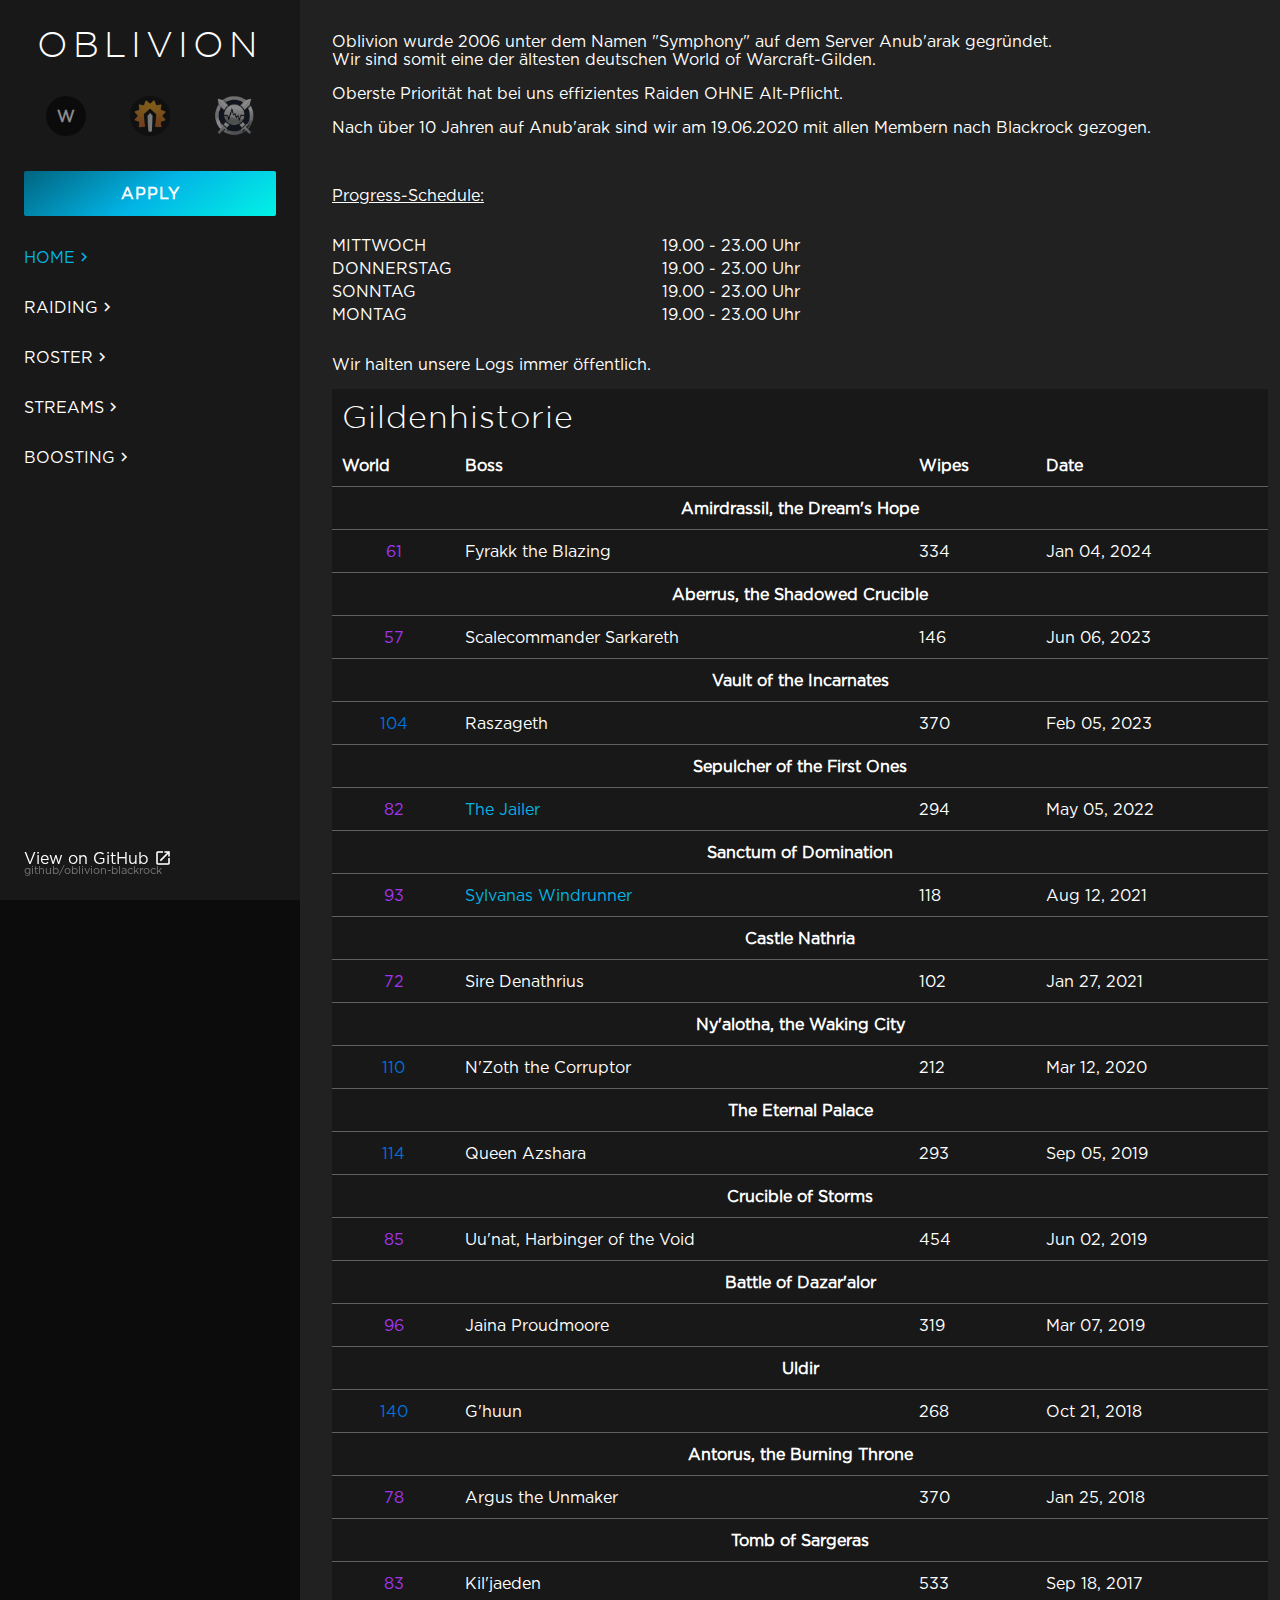
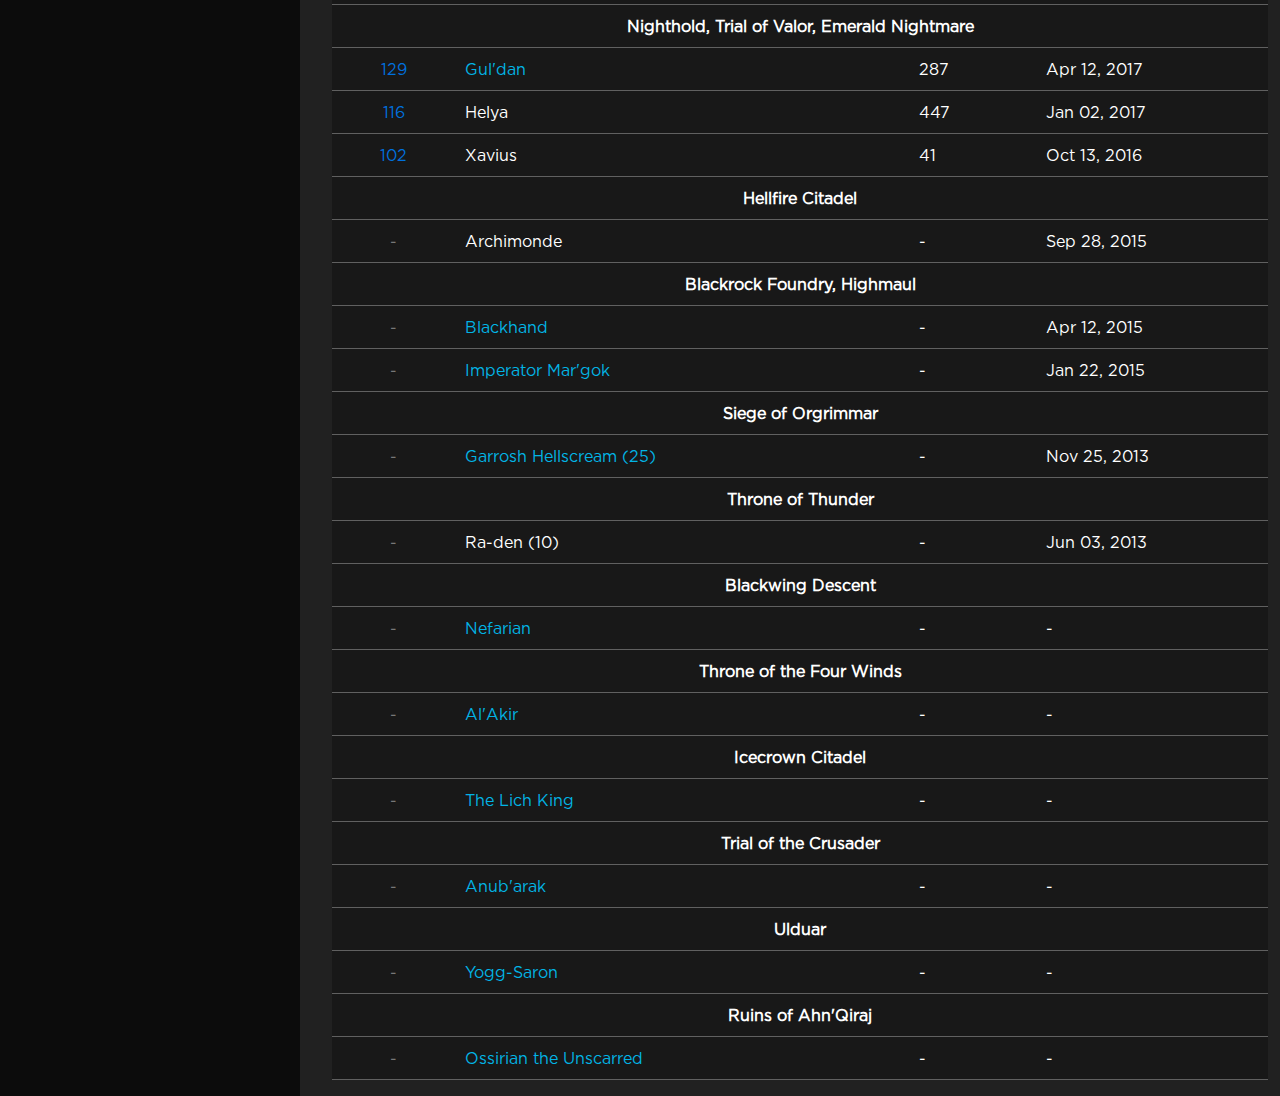
<file: index.html>
<!doctype html>
<html>

<head>
    <meta charset="utf-8">
    <meta http-equiv="X-UA-Compatible" content="chrome=1">
    <title>Oblivion</title>

    <link rel="shortcut icon" type="image/x-icon" href="favicon.ico">
    <link rel="stylesheet" href="stylesheets/styles.css">
    <link href="https://fonts.googleapis.com/icon?family=Material+Icons" rel="stylesheet">
    <script type="text/javascript" src="../javascripts/kill-count.js"></script>
    <script src="javascripts/scale.fix.js"></script>
    <script src="javascripts/kill-count.js"></script>
    <script src="javascripts/navigation.js"></script>
    <meta name="viewport" content="width=device-width">

</head>

<body class="flex-row reset-gutter">
    <nav class="mobile-menu flex-row display-mobile">
        <i class="material-icons md-36 mobile-menu-icon" onclick="openNav()">menu</i>
        <h1 class="main-header nav-header"><a href="https://oblivion-blackrock.github.io/">OBLIVION</a></h1>
    </nav>

    <nav class="flex-col navigation" id="navigation">
        <header>
            <h1 class="main-header nav-header display-desktop"><a href="https://oblivion-blackrock.github.io/">OBLIVION</a></h1>
            <i class="material-icons md-36 mobile-menu-icon close-icon display-mobile" onclick="closeNav()">close</i>
        </header>

        <ul class="flex-row icons">
            <li class="wowprogress-bg">
                <!-- wowprogress favicon is so fucking scuffed that I just re-created it manually -->
                <a href=https://www.wowprogress.com/guild/eu/blackrock/Oblivion target="_blank" rel="noopener noreferrer"><span class="wowprogress">W</span></a>
            </li>
            <li>
                <a href=https://raider.io/guilds/eu/blackrock/Oblivion target="_blank" rel="noopener noreferrer"><img class="icon" src="assets/media/icons/raiderio.png" alt="raiderio"></a>
            </li>

            <li>
                <a href=https://www.warcraftlogs.com/guild/id/563170 target="_blank" rel="noopener noreferrer"><img class="icon" src="assets/media/icons/warcraftlogs.png" alt="warcraftlogs"></a>
            </li>
        </ul>

        <button class="button">
            <a href="https://docs.google.com/forms/d/1l9cmVak1sj0khKXrwM1TPaDcbWHRt3GA8wIcr7lhYjU" class="apply" target="_blank" rel="noopener noreferrer">APPLY</a>
        </button>

        <ul class="legend">
            <li><a href="/" class="flex-row"><span class="emphasize">HOME </span><i
                        class="emphasize material-icons md-18">navigate_next</i></a></li>
            <li><a href="/pages/raiding" class="flex-row"><span>RAIDING </span><i
                        class="material-icons md-18">navigate_next</i></a></li>
            <li><a href="/pages/roster" class="flex-row"><span>ROSTER</span><i
                        class="material-icons md-18">navigate_next</i></a></li>
            <li><a href="/pages/streams" class="flex-row"><span>STREAMS </span><i
                        class="material-icons md-18">navigate_next</i></a></li>
            <li><a href="/pages/boosting" class="flex-row"><span>BOOSTING </span><i
                        class="material-icons md-18">navigate_next</i></a></li>
            <!--<li><a href="oblivion-blackrock/pages/videos">Videos/</a></li>-->
        </ul>

        <a class="github-link display-desktop" href="https://github.com/oblivion-blackrock/oblivion-blackrock.github.io" target="_blank" rel="noopener noreferrer"><span class="flex-row">View on GitHub<i
                    class="material-icons md-18 open-new-icon">open_in_new</i></span>
            <small>github/oblivion-blackrock</small></a>
    </nav>

    <section class="main-content flex-col">
        <div class="text-content">
            <p>Oblivion wurde 2006 unter dem Namen "Symphony" auf dem Server Anub'arak gegründet.
            <br>Wir sind somit eine der ältesten deutschen World of Warcraft-Gilden.</p>
            <p>Oberste Priorität hat bei uns effizientes Raiden <span>OHNE</span> Alt-Pflicht.
            </p>

            <p> Nach über 10 Jahren auf Anub'arak sind wir am 19.06.2020 mit allen Membern nach Blackrock gezogen.</p>
            <br/>
            <p><u>Progress-Schedule:</u></p>
            <ul class="raid-schedule">
                <li><span>MITTWOCH</span> 19.00 - 23.00 Uhr</span></li>
                <li><span>DONNERSTAG</span><span> 19.00 - 23.00 Uhr</span></li>
                <li><span>SONNTAG</span><span> 19.00 - 23.00 Uhr</span></li>
                <li><span>MONTAG</span><span> 19.00 - 23.00 Uhr</span></li>
                </li>
            </ul>

            <p>Wir halten unsere Logs immer öffentlich.</p>
            </div>

            <div class="table-content">
                <div class="table-header">
                    <h2 class="main-header display-desktop">Gildenhistorie</h2>
                    <h2 class="main-header display-mobile">Gildenhistorie</h2>

                </div>

                <table class="kill-count-table" id="kill-count-table">
                    <tbody>
                        <tr>
                            <th>World</th>
                            <th>Boss</th>
                            <th>Wipes</th>
                            <th>Date</th>
                        </tr>
                            <td colspan="4" class="tier"><strong>Amirdrassil, the Dream's Hope</strong></td>
                        </tr>
                        <tr>
                            <td class="world-rank">61</td>
                            <td>Fyrakk the Blazing</td>
                            <td>334</td>
                            <td>Jan 04, 2024</td>
                            </tr>
                            <td colspan="4" class="tier"><strong>Aberrus, the Shadowed Crucible</strong></td>
                        </tr>
                        <tr>
                            <td class="world-rank">57</td>
                            <td>Scalecommander Sarkareth</td>
                            <td>146</td>
                            <td>Jun 06, 2023</td>
                            </tr>
                        <tr>
                            <td colspan="4" class="tier"><strong>Vault of the Incarnates</strong></td>
                        </tr>
                        <tr>
                            <td class="world-rank">104</td>
                            <td>Raszageth</td>
                            <td>370</td>
                            <td>Feb 05, 2023</td>
                            </tr>
                        <tr>
                            <td colspan="4" class="tier"><strong>Sepulcher of the First Ones</strong></td>
                        </tr>
                        <tr>
                            <td class="world-rank">82</td>
                            <td class="emphasize"><a href="https://raw.githubusercontent.com/sheffywow/oblivionguild/master/assets/media/T28_Sepulcher/oblivion_jailer.png">The Jailer</td>
                            <td>294</td>
                            <td>May 05, 2022</td>
                            </tr>
                        <tr>
                            <td colspan="4" class="tier"><strong>Sanctum of Domination</strong></td>
                        </tr>
                        <tr>
                            <td class="world-rank">93</td>
                            <td class="emphasize"><a href="https://raw.githubusercontent.com/sheffywow/oblivionguild/master/assets/media/T27_Sanctum/oblivion_sylvanas.png">Sylvanas Windrunner</td>
                            <td>118</td>
                            <td>Aug 12, 2021</td>
                            </tr>
                        <tr>
                            <td colspan="4" class="tier"><strong>Castle Nathria</strong></td>
                        </tr>
                        <tr>
                            <td class="world-rank">72</td>
                            <td>Sire Denathrius</td>
                            <td>102</td>
                            <td>Jan 27, 2021</td>
                            </tr>
                        <tr>
                            <td colspan="4" class="tier"><strong>Ny'alotha, the Waking City</strong></td>
                        </tr>
                        <tr>
                            <td class="world-rank">110</td>
                            <td>N'Zoth the Corruptor</td>
                        <td>212</td>
                        <td>Mar 12, 2020</td>
                        </tr>
                        <tr>
                            <td colspan="4"><strong>The Eternal Palace</strong></td>
                        </tr>
                        <tr>
                            <td class="world-rank">114</td>
                            <td>Queen Azshara</td>
                        <td>293</td>
                        <td>Sep 05, 2019</td>
                        </tr>
                        <tr><td colspan="4"><strong>Crucible of Storms</strong></td></tr>
                    <tr>
                        <td class="world-rank">85</td>
                        <td>Uu'nat, Harbinger of the Void</td>
                        <td>454</td>
                        <td>Jun 02, 2019</td>
                    </tr>
                    <tr><td colspan="4"><strong>Battle of Dazar'alor</strong></td></tr>
                    <tr>
                        <td class="world-rank">96</td>
                        <td>Jaina Proudmoore</td>
                            <td>319</td>
                            <td>Mar 07, 2019</td>
                        </tr>
                            <td colspan="4"><strong>Uldir</strong></td>
                        </tr>
                        <tr>
                            <td class="world-rank">140</td>
                            <td>G'huun</td>
                            <td>268</td>
                            <td>Oct 21, 2018</td>
                        </tr>
                            <td colspan="4"><strong>Antorus, the Burning Throne</strong></td>
                        </tr>
                        <tr>
                            <td class="world-rank">78</td>
                            <td>Argus the Unmaker</td>
                            <td>370</td>
                            <td>Jan 25, 2018</td>
                        </tr>
                            <td colspan="4"><strong>Tomb of Sargeras</strong></td>
                        </tr>
                        <tr>
                            <td class="world-rank">83</td>
                            <td>Kil'jaeden</td>
                            <td>533</td>
                            <td>Sep 18, 2017</td>
                        </tr>
                            <td colspan="4"><strong>Nighthold, Trial of Valor, Emerald Nightmare</strong></td>
                        </tr>
                        <tr>
                            <td class="world-rank">129</td>
                            <td class="emphasize"><a href="https://raw.githubusercontent.com/sheffywow/oblivionguild/master/assets/media/T19_Nighthold/oblivion_guldan.png">Gul'dan</a></td>
                            <td>287</td>
                            <td>Apr 12, 2017</td>
                        </tr>
                        <tr>
                            <td class="world-rank">116</td>
                            <td>Helya</td>
                            <td>447</td>
                            <td>Jan 02, 2017</td>
                        </tr>
                        <tr>
                            <td class="world-rank">102</td>
                            <td>Xavius</td>
                            <td>41</td>
                            <td>Oct 13, 2016</td>
                        </tr>
                        <tr>
                            <td colspan="4"><strong>Hellfire Citadel</strong></td>
                        </tr>
                        <tr>
                            <td class="world-rank">-</td>
                            <td>Archimonde</td>
                            <td>-</td>
                            <td>Sep 28, 2015</td>
                        </tr>
                            <td colspan="4"><strong>Blackrock Foundry, Highmaul</strong></td>
                        </tr>
                        <tr>
                            <td class="world-rank">-</td>
                            <td class="emphasize"><a href="https://raw.githubusercontent.com/sheffywow/oblivionguild/master/assets/media/T17_BlackrockFoundry/oblivion_blackhand.png">Blackhand</a></td>
                            <td>-</td>
                            <td>Apr 12, 2015</td>
                        </tr>
                        <tr>
                            <td class="world-rank">-</td>
                            <td class="emphasize"><a href="https://raw.githubusercontent.com/sheffywow/oblivionguild/master/assets/media/T17_Highmaul/oblivion_margok.png">Imperator Mar'gok</a></td>
                            <td>-</td>
                            <td>Jan 22, 2015</td>
                        </tr>
                            <td colspan="4"><strong>Siege of Orgrimmar</strong></td>
                        </tr>
                        <tr>
                            <td class="world-rank">-</td>
                            <td class="emphasize"><a href="https://raw.githubusercontent.com/sheffywow/oblivionguild/master/assets/media/T16_SiegeOfOrgrimmar/oblivion_garrosh25.png">Garrosh Hellscream (25)</a></td>
                            <td>-</td>
                            <td>Nov 25, 2013</td>
                        </tr>
                            <td colspan="4"><strong>Throne of Thunder</strong></td>
                        </tr>
                        <tr>
                            <td class="world-rank">-</td>
                            <td>Ra-den (10)</td>
                            <td>-</td>
                            <td>Jun 03, 2013</td>
                        </tr>
                        <td colspan="4"><strong>Blackwing Descent</strong></td>
                        </tr>
                        <tr>
                            <td class="world-rank">-</td>
                            <td class="emphasize"><a href="https://raw.githubusercontent.com/sheffywow/oblivionguild/master/assets/media/T11_BlackwingDescent/oblivion_nefarian.png">Nefarian</a></td>
                            <td>-</td>
                            <td>-</td>
                        </tr>
                        <td colspan="4"><strong>Throne of the Four Winds</strong></td>
                        </tr>
                        <tr>
                            <td class="world-rank">-</td>
                            <td class="emphasize"><a href="https://raw.githubusercontent.com/sheffywow/oblivionguild/master/assets/media/T11_ThroneOfTheFourWinds/oblivion_alakir.png">Al'Akir</a></td>
                            <td>-</td>
                            <td>-</td>
                        </tr>
                        <td colspan="4"><strong>Icecrown Citadel</strong></td>
                        </tr>
                        <tr>
                            <td class="world-rank">-</td>
                            <td class="emphasize"><a href="https://raw.githubusercontent.com/sheffywow/oblivionguild/master/assets/media/T10_IcecrownCitadel/oblivion_lichking.png">The Lich King</a></td>
                            <td>-</td>
                            <td>-</td>
                        </tr>
                        <td colspan="4"><strong>Trial of the Crusader</strong></td>
                        </tr>
                        <tr>
                            <td class="world-rank">-</td>
                            <td class="emphasize"><a href="https://raw.githubusercontent.com/sheffywow/oblivionguild/master/assets/media/T9_TrialOfTheCrusader/oblivion_anubarak.png">Anub'arak</a></td>
                            <td>-</td>
                            <td>-</td>
                        </tr>
                        <td colspan="4"><strong>Ulduar</strong></td>
                        </tr>
                        <tr>
                            <td class="world-rank">-</td>
                            <td class="emphasize"><a href="https://raw.githubusercontent.com/sheffywow/oblivionguild/master/assets/media/T8_Ulduar/oblivion_yoggsaron.png">Yogg-Saron</a></td>
                            <td>-</td>
                            <td>-</td>
                        </tr>
                        <td colspan="4"><strong>Ruins of Ahn'Qiraj</strong></td>
                        </tr>
                        <tr>
                            <td class="world-rank">-</td>
                            <td class="emphasize"><a href="https://raw.githubusercontent.com/sheffywow/oblivionguild/master/assets/media/T3.5_RuinsOfAhnQiraj/oblivion_ossirian.png">Ossirian the Unscarred</a></td>
                            <td>-</td>
                            <td>-</td>
                        </tr>
                    </tbody>
                </table>
            </div>

    </section>

</body>

</html>
</file>
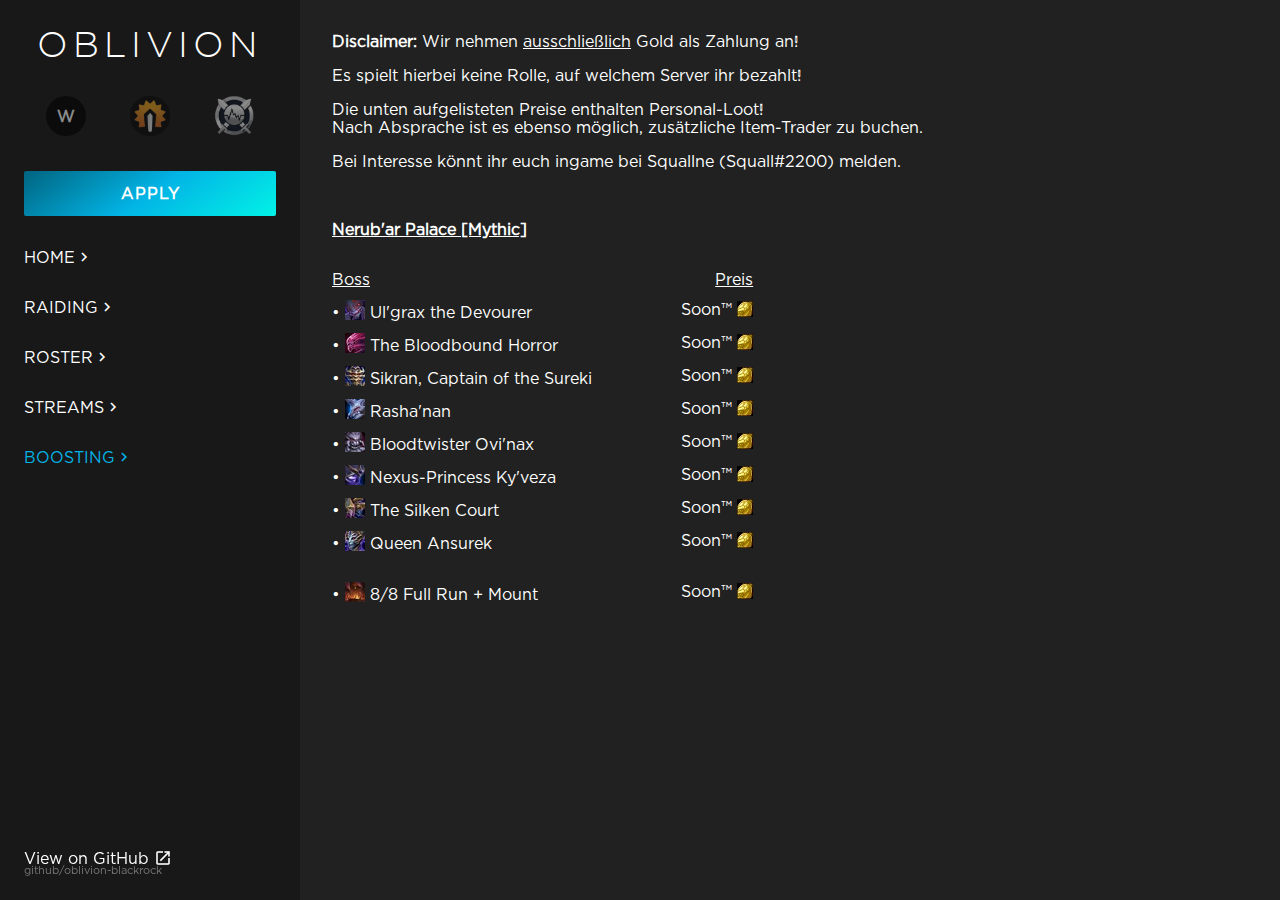
<file: pages/boosting.html>
<!doctype html>
<html>

<head>
    <meta charset="utf-8">
    <meta http-equiv="X-UA-Compatible" content="chrome=1">
    <title>Oblivion</title>

    <link rel="shortcut icon" type="image/x-icon" href="../favicon.ico">
    <link rel="stylesheet" href="../stylesheets/styles.css">
    <link href="https://fonts.googleapis.com/icon?family=Material+Icons" rel="stylesheet">
    <script src="../javascripts/scale.fix.js"></script>
    <script src="../javascripts/navigation.js"></script>
    <meta name="viewport" content="width=device-width">

</head>

<body class="flex-row reset-gutter">
    <nav class="mobile-menu flex-row display-mobile">
        <i class="material-icons md-36 mobile-menu-icon" onclick="openNav()">menu</i>
        <h1 class="main-header nav-header"><a href="https://oblivion-blackrock.github.io/">OBLIVION</a></h1>
    </nav>

    <nav class="flex-col navigation" id="navigation">
        <header>
            <h1 class="main-header nav-header display-desktop"><a href="https://oblivion-blackrock.github.io/">OBLIVION</a></h1>
            <i class="material-icons md-36 mobile-menu-icon close-icon display-mobile" onclick="closeNav()">close</i>
        </header>

        <ul class="flex-row icons">
            <li class="wowprogress-bg">
                <!-- wowprogress favicon is so fucking scuffed that I just re-created it manually -->
                <a href=https://www.wowprogress.com/guild/eu/blackrock/Oblivion target="_blank" rel="noopener noreferrer"><span class="wowprogress">W</span></a>
            </li>
            <li>
                <a href=https://raider.io/guilds/eu/blackrock/Oblivion target="_blank" rel="noopener noreferrer"><img class="icon" src="../assets/media/icons/raiderio.png" alt="raiderio"></a>
            </li>

            <li>
                <a href=https://www.warcraftlogs.com/guild/id/563170 target="_blank" rel="noopener noreferrer"><img class="icon" src="../assets/media/icons/warcraftlogs.png" alt="warcraftlogs"></a>
            </li>
        </ul>

        <button class="button">
            <a href="https://docs.google.com/forms/d/1l9cmVak1sj0khKXrwM1TPaDcbWHRt3GA8wIcr7lhYjU" class="apply" target="_blank" rel="noopener noreferrer">APPLY</a>
        </button>

        <ul class="legend">
            <li><a href="/" class="flex-row"><span>HOME </span><i
                        class="material-icons md-18">navigate_next</i></a></li>
            <li><a href="/pages/raiding" class="flex-row"><span>RAIDING </span><i
                        class="material-icons md-18">navigate_next</i></a></li>
            <li><a href="/pages/roster" class="flex-row"><span>ROSTER</span><i
                        class="material-icons md-18">navigate_next</i></a></li>
            <li><a href="/pages/streams" class="flex-row"><span>STREAMS </span><i
                        class="material-icons md-18">navigate_next</i></a></li>
            <li><a href="/pages/boosting" class="flex-row"><span class="emphasize">BOOSTING </span><i
                        class="emphasize material-icons md-18">navigate_next</i></a></li>
            <!--<li><a href="oblivion-blackrock/pages/videos">Videos/</a></li>-->
        </ul>

        <a class="github-link display-desktop" href="https://github.com/oblivion-blackrock/oblivion-blackrock" target="_blank" rel="noopener noreferrer"><span class="flex-row">View on GitHub<i
                    class="material-icons md-18 open-new-icon">open_in_new</i></span>
            <small>github/oblivion-blackrock</small></a>
    </nav>
    
    <section class="main-content flex-col">
        <div class="text-content">
            <p><b>Disclaimer:</b> Wir nehmen <u>ausschließlich</u> Gold als Zahlung an!</p>
            <p>Es spielt hierbei keine Rolle, auf welchem Server ihr bezahlt!</p>

            <p>Die unten aufgelisteten Preise enthalten Personal-Loot!
            <br />
            Nach Absprache ist es ebenso möglich, zusätzliche Item-Trader zu buchen.</p>
            <p>Bei Interesse könnt ihr euch ingame bei Squallne (Squall#2200) melden.</p>
            <br />
            <p><b><u>Nerub'ar Palace [Mythic]</u></b></p>
            <ul class="boosting-prices">
                <li><span><u>Boss</u></span>                    <span><u>Preis</u></span></li>
                <li><span>&#8226;&nbsp;<img src="../assets/media/icons/ulgrax.png" style="margin-bottom: -2px">&nbsp;Ul'grax the Devourer</span>    <span>   Soon™ <img src="../assets/media/icons/gold.png" style="margin-bottom: -2px"></span></li>
                <li><span>&#8226;&nbsp;<img src="../assets/media/icons/bloodbound_horror.png" style="margin-bottom: -2px">&nbsp;The Bloodbound Horror</span>                          <span>   Soon™ <img src="../assets/media/icons/gold.png" style="margin-bottom: -2px"></span></li>
                <li><span>&#8226;&nbsp;<img src="../assets/media/icons/sikran.png" style="margin-bottom: -2px">&nbsp;Sikran, Captain of the Sureki</span>                      <span>   Soon™ <img src="../assets/media/icons/gold.png" style="margin-bottom: -2px"></span></li>
                <li><span>&#8226;&nbsp;<img src="../assets/media/icons/rashanan.png" style="margin-bottom: -2px">&nbsp;Rasha'nan</span>                <span>   Soon™ <img src="../assets/media/icons/gold.png" style="margin-bottom: -2px"></span></li>
                <li><span>&#8226;&nbsp;<img src="../assets/media/icons/broodtwister_ovinax.png" style="margin-bottom: -2px">&nbsp;Bloodtwister Ovi'nax</span>            <span> Soon™ <img src="../assets/media/icons/gold.png" style="margin-bottom: -2px"></span></li>
                <li><span>&#8226;&nbsp;<img src="../assets/media/icons/nexus-princess_kyveza.png" style="margin-bottom: -2px">&nbsp;Nexus-Princess Ky'veza</span>                        <span> Soon™ <img src="../assets/media/icons/gold.png" style="margin-bottom: -2px"></span></li>
                <li><span>&#8226;&nbsp;<img src="../assets/media/icons/silken_court.png" style="margin-bottom: -2px">&nbsp;The Silken Court</span>                    <span> Soon™ <img src="../assets/media/icons/gold.png" style="margin-bottom: -2px"></span></li>
                <li><span>&#8226;&nbsp;<img src="../assets/media/icons/queen_ansurek.png" style="margin-bottom: -2px">&nbsp;Queen Ansurek</span>              <span> Soon™ <img src="../assets/media/icons/gold.png" style="margin-bottom: -2px"></span></li>

                <br/>
                <li><span>&#8226;&nbsp;<img src="../assets/media/icons/nerubar.png" style="margin-bottom: -2px">&nbsp;8/8 Full Run + Mount</span>       <span> Soon™ <img src="../assets/media/icons/gold.png" style="margin-bottom: -2px"></span></li>
                </li>
            </ul>
        </div>
</file>
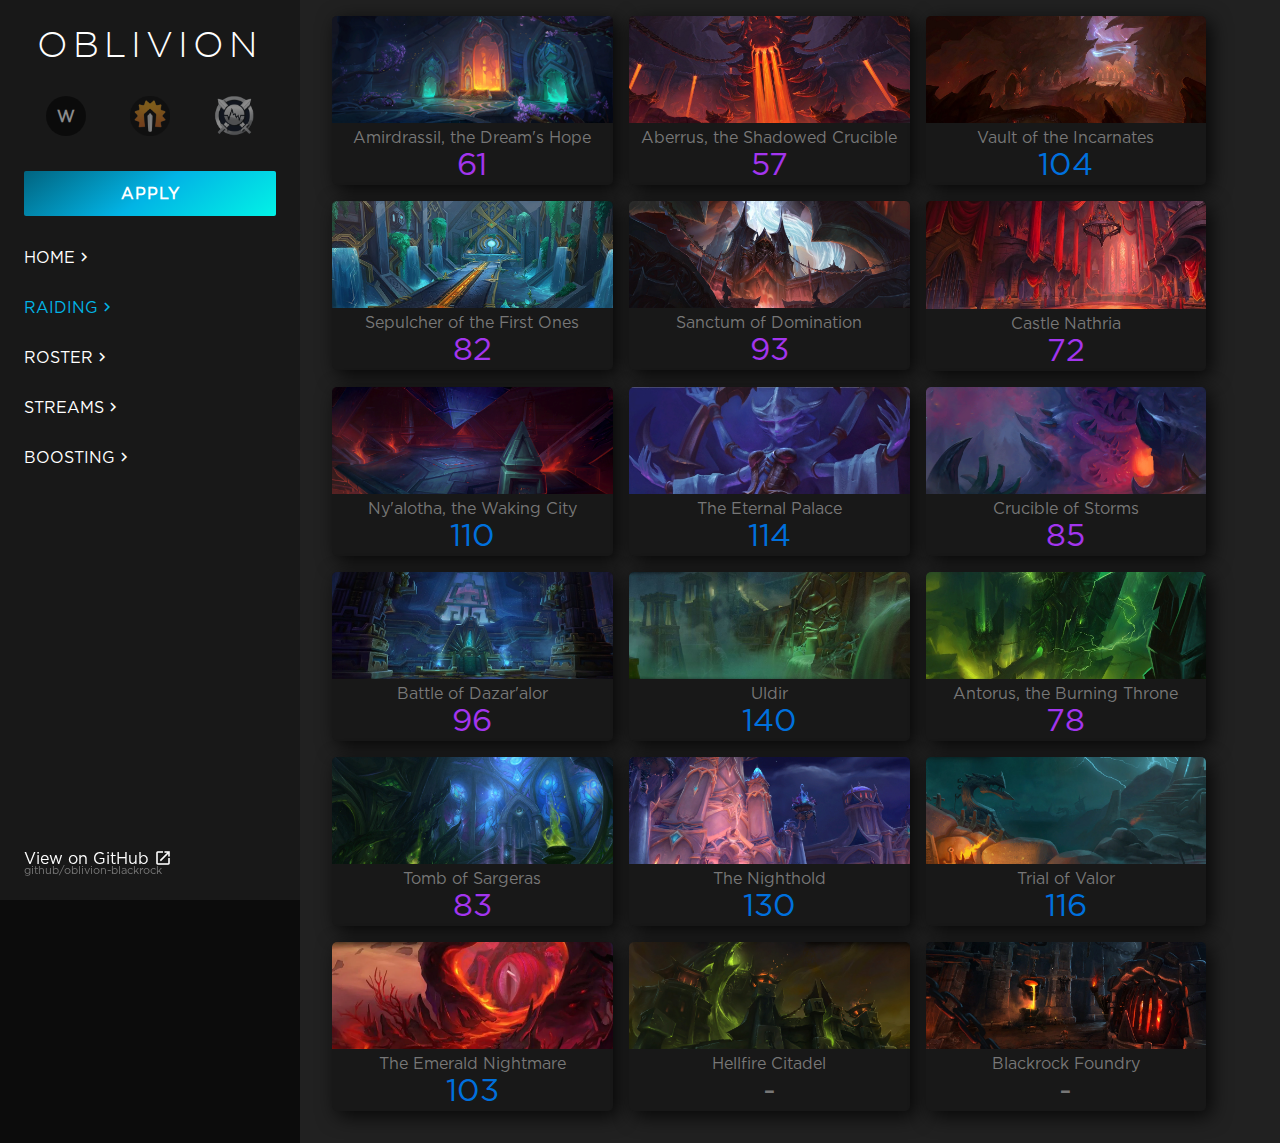
<file: pages/raiding.html>
<!doctype html>
<html>

<head>
    <meta charset="utf-8">
    <meta http-equiv="X-UA-Compatible" content="chrome=1">
    <title>Oblivion</title>

    <link rel="stylesheet" href="../stylesheets/styles.css">
    <link rel="shortcut icon" type="image/x-icon" href="../favicon.ico">
    <link rel="stylesheet" href="../stylesheets/raiding.css">

    <link href="https://fonts.googleapis.com/icon?family=Material+Icons" rel="stylesheet">
    <meta name="viewport" content="width=device-width">

    <script type="text/javascript" src="../javascripts/scale.fix.js"></script>
    <script type="text/javascript" src="../javascripts/kill-count.js"></script>
    <script type="text/javascript" src="../javascripts/navigation.js"></script>
</head>

<body class="flex-row reset-gutter">
    <nav class="mobile-menu flex-row display-mobile">
        <i class="material-icons md-36 mobile-menu-icon" onclick="openNav()">menu</i>
        <h1 class="main-header nav-header"><a href="https://oblivion-blackrock.github.io/">OBLIVION</a></h1>
    </nav>

    <nav class="flex-col navigation" id="navigation">
        <header>
            <h1 class="main-header nav-header display-desktop"><a href="https://oblivion-blackrock.github.io/">OBLIVION</a></h1>
            <i class="material-icons md-36 mobile-menu-icon close-icon display-mobile" onclick="closeNav()">close</i>
        </header>

        <ul class="flex-row icons">

            <li class="wowprogress-bg">
                <!-- wowprogress favicon is so fucking scuffed that I just re-created it manually -->
                <a href=https://www.wowprogress.com/guild/eu/blackrock/Oblivion target="_blank" rel="noopener noreferrer"><span class="wowprogress">W</span></a>
            </li>
            <li>
                <a href=https://raider.io/guilds/eu/blackrock/Oblivion target="_blank" rel="noopener noreferrer"><img class="icon" src="../assets/media/icons/raiderio.png" alt="raiderio"></a>
            </li>

            <li>
                <a href=https://www.warcraftlogs.com/guild/id/563170 target="_blank" rel="noopener noreferrer"><img class="icon" src="../assets/media/icons/warcraftlogs.png" alt="warcraftlogs"></a>
            </li>
        </ul>

        <button class="button">
            <a href="https://docs.google.com/forms/d/1l9cmVak1sj0khKXrwM1TPaDcbWHRt3GA8wIcr7lhYjU" class="apply" target="_blank" rel="noopener noreferrer">APPLY</a>
        </button>

        <ul class="legend">
            <li><a href="/" class="flex-row"><span>HOME </span><i
                        class="material-icons md-18">navigate_next</i></a></li>
            <li><a href="/pages/raiding" class="flex-row"><span class="emphasize">RAIDING </span><i
                        class="emphasize material-icons md-18">navigate_next</i></a></li>
            <li><a href="/pages/roster" class="flex-row"><span>ROSTER</span><i
                        class="material-icons md-18">navigate_next</i></a></li>
            <li><a href="/pages/streams" class="flex-row"><span>STREAMS </span><i
                        class="material-icons md-18">navigate_next</i></a></li>
            <li><a href="/pages/boosting" class="flex-row"><span>BOOSTING </span><i
                        class="material-icons md-18">navigate_next</i></a></li>
            <!--<li><a href="oblivion-blackrock/pages/videos">Videos/</a></li>-->
        </ul>

        <a class="github-link display-desktop" href="https://github.com/oblivion-blackrock/oblivion-blackrock" target="_blank"
            rel="noopener noreferrer"><span class="flex-row">View on GitHub<i
                    class="material-icons md-18 open-new-icon">open_in_new</i></span>
            <small>github/oblivion-blackrock</small></a>
    </nav>

    <section class="main-content tier-row flex-row" id="kill-count-table">
        <!-- Amirdrassil -->
        <div class="raid-tier" onclick="toggleTier(this)">
            <img src="../assets/media/Tiers/Amirdrassil.png" height="auto" width="100%">
            <div class="flex-col tier-content">
                <p class="tier-name">Amirdrassil, the Dream's Hope</p>
                <p class="world-rank">61</p>
                <i class="open-tier material-icons md-36 ">arrow_circle_down</i>
                <i class="close-tier material-icons md-36 ">highlight_off</i>
            </div>

            <div class="tier-bosses">
                <div id="boss-container" class="flex-col">
                    <p>Fyrakk the Blazing</p>
                    <p class="world-rank">61</p>
                    <div class="flex-row bottom-row">
                        <p class="subtitle">Wipes: 334</p>
                        <p class="subtitle">Jan 04, 2024</p>
                    </div>
                </div>
                <div id="boss-container" class="flex-col">
                    <p>Tindral Sageswift, Seer of the Flame</p>
                    <p class="world-rank">76</p>
                    <div class="flex-row bottom-row">
                        <p class="subtitle">Wipes: 399</p>
                        <p class="subtitle">Dec 18, 2023</p>
                    </div>
                </div>
                <div id="boss-container" class="flex-col">
                    <p>Smolderon</p>
                    <p class="world-rank">52</p>
                    <div class="flex-row bottom-row">
                        <p class="subtitle">Wipes: 71</p>
                        <p class="subtitle">Nov 27, 2023</p>
                    </div>
                </div>
                <div id="boss-container" class="flex-col">
                    <p>Larodar, Keeper of the Flame</p>
                    <p class="world-rank">87</p>
                    <div class="flex-row bottom-row">
                        <p class="subtitle">Wipes: 12</p>
                        <p class="subtitle">Nov 23, 2023</p>
                    </div>
                </div>
                <div id="boss-container" class="flex-col">
                    <p>Nymue, Weaver of the Cycle</p>
                    <p class="world-rank">114</p>
                    <div class="flex-row bottom-row">
                        <p class="subtitle">Wipes: 26</p>
                        <p class="subtitle">Nov 23, 2023</p>
                    </div>
                </div>
                <div id="boss-container" class="flex-col">
                    <p>Council of Dreams</p>
                    <p class="world-rank">90</p>
                    <div class="flex-row bottom-row">
                        <p class="subtitle">Wipes: 14</p>
                        <p class="subtitle">Nov 20, 2023</p>
                    </div>
                </div>
                <div id="boss-container" class="flex-col">
                    <p>Volcoross</p>
                    <p class="world-rank">90</p>
                    <div class="flex-row bottom-row">
                        <p class="subtitle">Wipes: 2</p>
                        <p class="subtitle">Nov 19, 2023</p>
                    </div>
                </div>
                <div id="boss-container" class="flex-col">
                    <p>Igira the Cruel</p>
                    <p class="world-rank">129</p>
                    <div class="flex-row bottom-row">
                        <p class="subtitle">Wipes: 6</p>
                        <p class="subtitle">Nov 19, 2023</p>
                    </div>
                </div>
                <div id="boss-container" class="flex-col">
                    <p>Gnarlroot</p>
                    <p class="world-rank">241</p>
                    <div class="flex-row bottom-row">
                        <p class="subtitle">Wipes: 0</p>
                        <p class="subtitle">Nov 19, 2023</p>
                    </div>
                </div>
            </div>
        </div>
        
        <!-- Aberrus -->
        <div class="raid-tier" onclick="toggleTier(this)">
            <img src="../assets/media/Tiers/Aberrus.png" height="auto" width="100%">
            <div class="flex-col tier-content">
                <p class="tier-name">Aberrus, the Shadowed Crucible</p>
                <p class="world-rank">57</p>
                <i class="open-tier material-icons md-36 ">arrow_circle_down</i>
                <i class="close-tier material-icons md-36 ">highlight_off</i>
            </div>

            <div class="tier-bosses">
                <div id="boss-container" class="flex-col">
                    <p>Scalecommander Sarkareth</p>
                    <p class="world-rank">57</p>
                    <div class="flex-row bottom-row">
                        <p class="subtitle">Wipes: 146</p>
                        <p class="subtitle">Jun 06, 2023</p>
                    </div>
                </div>
                <div id="boss-container" class="flex-col">
                    <p>Echo of Neltharion</p>
                    <p class="world-rank">53</p>
                    <div class="flex-row bottom-row">
                        <p class="subtitle">Wipes: 83</p>
                        <p class="subtitle">May 29, 2023</p>
                    </div>
                </div>
                <div id="boss-container" class="flex-col">
                    <p>Magmorax</p>
                    <p class="world-rank">43</p>
                    <div class="flex-row bottom-row">
                        <p class="subtitle">Wipes: 16</p>
                        <p class="subtitle">May 22, 2023</p>
                    </div>
                </div>
                <div id="boss-container" class="flex-col">
                    <p>The Vigilant Steward, Zskarn</p>
                    <p class="world-rank">57</p>
                    <div class="flex-row bottom-row">
                        <p class="subtitle">Wipes: 40</p>
                        <p class="subtitle">May 22, 2023</p>
                    </div>
                </div>
                <div id="boss-container" class="flex-col">
                    <p>Rashok, the Elder</p>
                    <p class="world-rank">70</p>
                    <div class="flex-row bottom-row">
                        <p class="subtitle">Wipes: 59</p>
                        <p class="subtitle">May 18, 2023</p>
                    </div>
                </div>
                <div id="boss-container" class="flex-col">
                    <p>The Forgotten Experiments</p>
                    <p class="world-rank">59</p>
                    <div class="flex-row bottom-row">
                        <p class="subtitle">Wipes: 6</p>
                        <p class="subtitle">May 14, 2023</p>
                    </div>
                </div>
                <div id="boss-container" class="flex-col">
                    <p>The Amalgamation Chamber</p>
                    <p class="world-rank">192</p>
                    <div class="flex-row bottom-row">
                        <p class="subtitle">Wipes: 0</p>
                        <p class="subtitle">May 14, 2023</p>
                    </div>
                </div>
                <div id="boss-container" class="flex-col">
                    <p>Assault of the Zaqali</p>
                    <p class="world-rank">289</p>
                    <div class="flex-row bottom-row">
                        <p class="subtitle">Wipes: 1</p>
                        <p class="subtitle">May 14, 2023</p>
                    </div>
                </div>
                <div id="boss-container" class="flex-col">
                    <p>Kazzara, the Hellforged</p>
                    <p class="world-rank">514</p>
                    <div class="flex-row bottom-row">
                        <p class="subtitle">Wipes: 0</p>
                        <p class="subtitle">May 14, 2023</p>
                    </div>
                </div>
            </div>
        </div>
        
        <!-- Vault -->
        <div class="raid-tier" onclick="toggleTier(this)">
            <img src="../assets/media/Tiers/VotI.png" height="auto" width="100%">
            <div class="flex-col tier-content">
                <p class="tier-name">Vault of the Incarnates</p>
                <p class="world-rank">104</p>
                <i class="open-tier material-icons md-36 ">arrow_circle_down</i>
                <i class="close-tier material-icons md-36 ">highlight_off</i>
            </div>

            <div class="tier-bosses">
                <div id="boss-container" class="flex-col">
                    <p>Raszageth the Storm-Eater</p>
                    <p class="world-rank">104</p>
                    <div class="flex-row bottom-row">
                        <p class="subtitle">Wipes: 370</p>
                        <p class="subtitle">Feb 05, 2023</p>
                    </div>
                </div>
                <div id="boss-container" class="flex-col">
                    <p>Broodkeeper Diurna</p>
                    <p class="world-rank">107</p>
                    <div class="flex-row bottom-row">
                        <p class="subtitle">Wipes: 82</p>
                        <p class="subtitle">Jan 12, 2023</p>
                    </div>
                </div>
                <div id="boss-container" class="flex-col">
                    <p>Dathea, Ascended</p>
                    <p class="world-rank">97</p>
                    <div class="flex-row bottom-row">
                        <p class="subtitle">Wipes: 45</p>
                        <p class="subtitle">Jan 05, 2023</p>
                    </div>
                </div>
                <div id="boss-container" class="flex-col">
                    <p>Kurog Grimtotem</p>
                    <p class="world-rank">64</p>
                    <div class="flex-row bottom-row">
                        <p class="subtitle">Wipes: 72</p>
                        <p class="subtitle">Jan 01, 2023</p>
                    </div>
                </div>
                <div id="boss-container" class="flex-col">
                    <p>Sennarth</p>
                    <p class="world-rank">98</p>
                    <div class="flex-row bottom-row">
                        <p class="subtitle">Wipes: 44</p>
                        <p class="subtitle">Dec 27, 2022</p>
                    </div>
                </div>
                <div id="boss-container" class="flex-col">
                    <p>Terros</p>
                    <p class="world-rank">49</p>
                    <div class="flex-row bottom-row">
                        <p class="subtitle">Wipes: 30</p>
                        <p class="subtitle">Dec 20, 2022</p>
                    </div>
                </div>
                <div id="boss-container" class="flex-col">
                    <p>The Primal Council</p>
                    <p class="world-rank">148</p>
                    <div class="flex-row bottom-row">
                        <p class="subtitle">Wipes: 6</p>
                        <p class="subtitle">Dec 18, 2022</p>
                    </div>
                </div>
                <div id="boss-container" class="flex-col">
                    <p>Eranog</p>
                    <p class="world-rank">217</p>
                    <div class="flex-row bottom-row">
                        <p class="subtitle">Wipes: 0</p>
                        <p class="subtitle">Dec 18, 2022</p>
                    </div>
                </div>
            </div>
        </div>
        
        <!-- Sepulcher -->
        <div class="raid-tier" onclick="toggleTier(this)">
            <img src="../assets/media/Tiers/SoFO.png" height="80%" width="100%">
            <div class="flex-col tier-content">
                <p class="tier-name">Sepulcher of the First Ones</p>
                <p class="world-rank">82</p>
                <i class="open-tier material-icons md-36 ">arrow_circle_down</i>
                <i class="close-tier material-icons md-36 ">highlight_off</i>
            </div>

            <div class="tier-bosses">
                <div id="boss-container" class="flex-col">
                    <p>Zovaal, the Jailer</p>
                    <a href="https://www.youtube.com/watch?v=Djp2SFTgVIs" target="_blank" class="video-link" onclick="event.stopPropagation()"><i class="material-icons md-24" data-tooltip="Kill video" data-position="bottom">open_in_new</i><span class="tooltiptext">Show video</span></a>
                    <p class="world-rank">82</p>
                    <div class="flex-row bottom-row">
                        <p class="subtitle">Wipes: 294</p>
                        <p class="subtitle">May 05, 2022</p>
                    </div>
                </div>
                <div id="boss-container" class="flex-col">
                    <p>Rygelon</p>
                    <a href="https://www.youtube.com/watch?v=9ZMzlr8pj1A" target="_blank" class="video-link" onclick="event.stopPropagation()"><i class="material-icons md-24" data-tooltip="Kill video" data-position="bottom">open_in_new</i><span class="tooltiptext">Show video</span></a>
                    <p class="world-rank">85</p>
                    <div class="flex-row bottom-row">
                        <p class="subtitle">Wipes: 85</p>
                        <p class="subtitle">Apr 19, 2022</p>
                    </div>
                </div>
                <div id="boss-container" class="flex-col">
                    <p>Lords of Dread</p>
                    <a href="https://www.youtube.com/watch?v=H5PN0r7GdOE" target="_blank" class="video-link" onclick="event.stopPropagation()"><i class="material-icons md-24" data-tooltip="Kill video" data-position="bottom">open_in_new</i><span class="tooltiptext">Show video</span></a>
                    <p class="world-rank">82</p>
                    <div class="flex-row bottom-row">
                        <p class="subtitle">Wipes: 22</p>
                        <p class="subtitle">Apr 14, 2022</p>
                    </div>
                </div>
                <div id="boss-container" class="flex-col">
                    <p>Anduin Wrynn</p>
                    <a href="https://www.youtube.com/watch?v=SRbk8o2iTeY" target="_blank" class="video-link" onclick="event.stopPropagation()"><i class="material-icons md-24" data-tooltip="Kill video" data-position="bottom">open_in_new</i><span class="tooltiptext">Show video</span></a>
                    <p class="world-rank">85</p>
                    <div class="flex-row bottom-row">
                        <p class="subtitle">Wipes: 168</p>
                        <p class="subtitle">Apr 13, 2022</p>
                    </div>
                </div>
                <div id="boss-container" class="flex-col">
                    <p>Lihuvim</p>
                    <a href="https://www.youtube.com/watch?v=jmZNvPZeUw4" target="_blank" class="video-link" onclick="event.stopPropagation()"><i class="material-icons md-24" data-tooltip="Kill video" data-position="bottom">open_in_new</i><span class="tooltiptext">Show video</span></a>
                    <p class="world-rank">57</p>
                    <div class="flex-row bottom-row">
                        <p class="subtitle">Wipes: 38</p>
                        <p class="subtitle">Mar 21, 2022</p>
                    </div>
                </div>
                <div id="boss-container" class="flex-col">
                    <p>Halondrus</p>
                    <a href="https://www.youtube.com/watch?v=OEl6zFg6-sY" target="_blank" class="video-link" onclick="event.stopPropagation()"><i class="material-icons md-24" data-tooltip="Kill video" data-position="bottom">open_in_new</i><span class="tooltiptext">Show video</span></a>
                    <p class="world-rank">84</p>
                    <div class="flex-row bottom-row">
                        <p class="subtitle">Wipes: 168</p>
                        <p class="subtitle">Apr 3, 2022</p>
                    </div>
                </div>
                <div id="boss-container" class="flex-col">
                    <p>Skolex</p>
                    <a href="https://www.youtube.com/watch?v=vsrKThGuA9M" target="_blank" class="video-link" onclick="event.stopPropagation()"><i class="material-icons md-24" data-tooltip="Kill video" data-position="bottom">open_in_new</i><span class="tooltiptext">Show video</span></a>
                    <p class="world-rank">69</p>
                    <div class="flex-row bottom-row">
                        <p class="subtitle">Wipes: 11</p>
                        <p class="subtitle">Mar 13, 2022</p>
                    </div>
                </div>
                <div id="boss-container" class="flex-col">
                    <p>Prototype Pantheon</p>
                    <a href="https://www.youtube.com/watch?v=1FrNrpwCrko" target="_blank" class="video-link" onclick="event.stopPropagation()"><i class="material-icons md-24" data-tooltip="Kill video" data-position="bottom">open_in_new</i><span class="tooltiptext">Show video</span></a>
                    <p class="world-rank">68</p>
                    <div class="flex-row bottom-row">
                        <p class="subtitle">Wipes: 34</p>
                        <p class="subtitle">Mar 20, 2022</p>
                    </div>
                </div>
                <div id="boss-container" class="flex-col">
                    <p>Artificer Xy'mox</p>
                    <a href="https://www.youtube.com/watch?v=8Y9m2Tx6kjY" target="_blank" class="video-link" onclick="event.stopPropagation()"><i class="material-icons md-24" data-tooltip="Kill video" data-position="bottom">open_in_new</i><span class="tooltiptext">Show video</span></a>
                    <p class="world-rank">34</p>
                    <div class="flex-row bottom-row">
                        <p class="subtitle">Wipes: 14</p>
                        <p class="subtitle">Mar 13, 2022</p>
                    </div>
                </div>
                <div id="boss-container" class="flex-col">
                    <p>Dausegne</p>
                    <a href="https://www.youtube.com/watch?v=px6k0DNPITQ" target="_blank" class="video-link" onclick="event.stopPropagation()"><i class="material-icons md-24" data-tooltip="Kill video" data-position="bottom">open_in_new</i><span class="tooltiptext">Show video</span></a>
                    <p class="world-rank">81</p>
                    <div class="flex-row bottom-row">
                        <p class="subtitle">Wipes: 31</p>
                        <p class="subtitle">Mar 14, 2022</p>
                    </div>
                </div>
                <div id="boss-container" class="flex-col">
                    <p>Vigilant Guardian</p>
                    <a href="https://www.youtube.com/watch?v=XhVigH8srR8" target="_blank" class="video-link" onclick="event.stopPropagation()"><i class="material-icons md-24" data-tooltip="Kill video" data-position="bottom">open_in_new</i><span class="tooltiptext">Show video</span></a>
                    <p class="world-rank">37</p>
                    <div class="flex-row bottom-row">
                        <p class="subtitle">Wipes: 1</p>
                        <p class="subtitle">Mar 10, 2022</p>
                    </div>
                </div>
            </div>
        </div>
        
        <!-- Sanctum -->
        <div class="raid-tier" onclick="toggleTier(this)">
            <img src="../assets/media/Tiers/Sanctum.png" height=auto width="100%">
            <div class="flex-col tier-content">
                <p class="tier-name">Sanctum of Domination</p>
                <p class="world-rank">93</p>
                <i class="open-tier material-icons md-36 ">arrow_circle_down</i>
                <i class="close-tier material-icons md-36 ">highlight_off</i>
            </div>

            <div class="tier-bosses">
                <div id="boss-container" class="flex-col">
                    <p>Sylvanas Windrunner</p>
                    <a href="https://www.youtube.com/watch?v=9uc5u_ImUs8" target="_blank" class="video-link" onclick="event.stopPropagation()"><i class="material-icons md-24" data-tooltip="Kill video" data-position="bottom">open_in_new</i><span class="tooltiptext">Show video</span></a>
                    <p class="world-rank">93</p>
                    <div class="flex-row bottom-row">
                        <p class="subtitle">Wipes: 98</p>
                        <p class="subtitle">Aug 12, 2021</p>
                    </div>
                </div>
                <div id="boss-container" class="flex-col">
                    <p>Kel'Thuzad</p>
                    <a href="https://www.youtube.com/watch?v=8OPFbdt7u5s" target="_blank" class="video-link" onclick="event.stopPropagation()"><i class="material-icons md-24" data-tooltip="Kill video" data-position="bottom">open_in_new</i><span class="tooltiptext">Show video</span></a>
                    <p class="world-rank">80</p>
                    <div class="flex-row bottom-row">
                        <p class="subtitle">Wipes: 41</p>
                        <p class="subtitle">Aug 02, 2021</p>
                    </div>
                </div>
                <div id="boss-container" class="flex-col">
                    <p>Fatescribe Roh-Kalo</p>
                    <a href="https://www.youtube.com/watch?v=gO3z0NRuYfQ" target="_blank" class="video-link" onclick="event.stopPropagation()"><i class="material-icons md-24" data-tooltip="Kill video" data-position="bottom">open_in_new</i><span class="tooltiptext">Show video</span></a>
                    <p class="world-rank">81</p>
                    <div class="flex-row bottom-row">
                        <p class="subtitle">Wipes: 31</p>
                        <p class="subtitle">Aug 01, 2021</p>
                    </div>
                </div>
                <div id="boss-container" class="flex-col">
                    <p>Guardian of the First Ones</p>
                    <a href="https://www.youtube.com/watch?v=GqAjmrmOHrs" target="_blank" class="video-link" onclick="event.stopPropagation()"><i class="material-icons md-24" data-tooltip="Kill video" data-position="bottom">open_in_new</i><span class="tooltiptext">Show video</span></a>
                    <p class="world-rank">79</p>
                    <div class="flex-row bottom-row">
                        <p class="subtitle">Wipes: 7</p>
                        <p class="subtitle">Jul 29, 2021</p>
                    </div>
                </div>
                <div id="boss-container" class="flex-col">
                    <p>Painsmith Raznal</p>
                    <a href="https://www.youtube.com/watch?v=NeQBUpGBjU8" target="_blank" class="video-link" onclick="event.stopPropagation()"><i class="material-icons md-24" data-tooltip="Kill video" data-position="bottom">open_in_new</i><span class="tooltiptext">Show video</span></a>
                    <p class="world-rank">92</p>
                    <div class="flex-row bottom-row">
                        <p class="subtitle">Wipes: 73</p>
                        <p class="subtitle">Jul 29, 2021</p>
                    </div>
                </div>
                <div id="boss-container" class="flex-col">
                    <p>Soulrender Dormazain</p>
                    <a href="https://www.youtube.com/watch?v=AcvZPWV7dog" target="_blank" class="video-link" onclick="event.stopPropagation()"><i class="material-icons md-24" data-tooltip="Kill video" data-position="bottom">open_in_new</i><span class="tooltiptext">Show video</span></a>
                    <p class="world-rank">97</p>
                    <div class="flex-row bottom-row">
                        <p class="subtitle">Wipes: 29</p>
                        <p class="subtitle">Jul 22, 2021</p>
                    </div>
                </div>
                <div id="boss-container" class="flex-col">
                    <p>Remnant of Ner'zhul</p>
                    <a href="https://www.youtube.com/watch?v=blJb4weHg9s" target="_blank" class="video-link" onclick="event.stopPropagation()"><i class="material-icons md-24" data-tooltip="Kill video" data-position="bottom">open_in_new</i><span class="tooltiptext">Show video</span></a>
                    <p class="world-rank">71</p>
                    <div class="flex-row bottom-row">
                        <p class="subtitle">Wipes: 49</p>
                        <p class="subtitle">Jul 19, 2021</p>
                    </div>
                </div>
                <div id="boss-container" class="flex-col">
                    <p>The Nine</p>
                    <a href="https://www.youtube.com/watch?v=ZMLlfmgLNrI" target="_blank" class="video-link" onclick="event.stopPropagation()"><i class="material-icons md-24" data-tooltip="Kill video" data-position="bottom">open_in_new</i><span class="tooltiptext">Show video</span></a>
                    <p class="world-rank">54</p>
                    <div class="flex-row bottom-row">
                        <p class="subtitle">Wipes: 4</p>
                        <p class="subtitle">Jul 14, 2021</p>
                    </div>
                </div>
                <div id="boss-container" class="flex-col">
                    <p>The Eye of the Jailer</p>
                    <a href="https://www.youtube.com/watch?v=BQHH-ge8a1M" target="_blank" class="video-link" onclick="event.stopPropagation()"><i class="material-icons md-24" data-tooltip="Kill video" data-position="bottom">open_in_new</i><span class="tooltiptext">Show video</span></a>
                    <p class="world-rank">72</p>
                    <div class="flex-row bottom-row">
                        <p class="subtitle">Wipes: 6</p>
                        <p class="subtitle">Jul 14, 2021</p>
                    </div>
                </div>
                <div id="boss-container" class="flex-col">
                    <p>The Tarragrue</p>
                    <a href="https://www.youtube.com/watch?v=9n_d5RzZw4o" target="_blank" class="video-link" onclick="event.stopPropagation()"><i class="material-icons md-24" data-tooltip="Kill video" data-position="bottom">open_in_new</i><span class="tooltiptext">Show video</span></a>                    
                    <p class="world-rank">450</p>
                    <div class="flex-row bottom-row">
                        <p class="subtitle">Wipes: 2</p>
                        <p class="subtitle">Jul 14, 2021</p>
                    </div>
                </div>
            </div>
        </div>

                <!-- Nathria -->
                <div class="raid-tier" onclick="toggleTier(this)">
                    <img src="../assets/media/Tiers/Nathria.jpg" height=auto width="100%">
                    <div class="flex-col tier-content">
                        <p class="tier-name">Castle Nathria</p>
                        <p class="world-rank">72</p>
                        <i class="open-tier material-icons md-36 ">arrow_circle_down</i>
                        <i class="close-tier material-icons md-36 ">highlight_off</i>
                    </div>
        
                    <div class="tier-bosses">
                        <div id="boss-container" class="flex-col">
                            <p>Sire Denathrius</p>
                            <a href="https://www.youtube.com/watch?v=KAvv8hSnLFU" target="_blank" class="video-link" onclick="event.stopPropagation()"><i class="material-icons md-24" data-tooltip="Kill video" data-position="bottom">open_in_new</i><span class="tooltiptext">Show video</span></a>
                            <p class="world-rank">72</p>
                            <div class="flex-row bottom-row">
                                <p class="subtitle">Wipes: 82</p>
                                <p class="subtitle">Jan 27, 2021</p>
                            </div>
                        </div>
                        <div id="boss-container" class="flex-col">
                            <p>Stone Legion Generals</p>
                            <a href="https://www.youtube.com/watch?v=GFrgfPFb_Wk" target="_blank" class="video-link" onclick="event.stopPropagation()"><i class="material-icons md-24" data-tooltip="Kill video" data-position="bottom">open_in_new</i><span class="tooltiptext">Show video</span></a>      
                            <p class="world-rank">77</p>
                            <div class="flex-row bottom-row">
                                <p class="subtitle">Wipes: 242</p>
                                <p class="subtitle">Jan 21, 2021</p>
                            </div>
                        </div>
                        <div id="boss-container" class="flex-col">
                            <p>Sludgefist</p>
                            <a href="https://www.youtube.com/watch?v=f4IyKCxriFw" target="_blank" class="video-link" onclick="event.stopPropagation()"><i class="material-icons md-24" data-tooltip="Kill video" data-position="bottom">open_in_new</i><span class="tooltiptext">Show video</span></a>       
                            <p class="world-rank">72</p>
                            <div class="flex-row bottom-row">
                                <p class="subtitle">Wipes: 90</p>
                                <p class="subtitle">Jan 05, 2021</p>
                            </div>
                        </div>
                        <div id="boss-container" class="flex-col">
                            <p>The Council of Blood</p>
                            <a href="https://www.youtube.com/watch?v=WhpvUUx2YDs" target="_blank" class="video-link" onclick="event.stopPropagation()"><i class="material-icons md-24" data-tooltip="Kill video" data-position="bottom">open_in_new</i><span class="tooltiptext">Show video</span></a>       
                            <p class="world-rank">102</p>
                            <div class="flex-row bottom-row">
                                <p class="subtitle">Wipes: 62</p>
                                <p class="subtitle">Jan 03, 2021</p>
                            </div>
                        </div>
                        <div id="boss-container" class="flex-col">
                            <p>Lady Inerva Darkvein</p>
                            <a href="https://www.youtube.com/watch?v=bQzR3N69mZk" target="_blank" class="video-link" onclick="event.stopPropagation()"><i class="material-icons md-24" data-tooltip="Kill video" data-position="bottom">open_in_new</i><span class="tooltiptext">Show video</span></a> 
                            <p class="world-rank">151</p>
                            <div class="flex-row bottom-row">
                                <p class="subtitle">Wipes: 45</p>
                                <p class="subtitle">Dec 28, 2020</p>
                            </div>
                        </div>
                        <div id="boss-container" class="flex-col">
                            <p>Artificer Xy'mox</p>
                            <a href="https://www.youtube.com/watch?v=gmwmEjMW3t4" target="_blank" class="video-link" onclick="event.stopPropagation()"><i class="material-icons md-24" data-tooltip="Kill video" data-position="bottom">open_in_new</i><span class="tooltiptext">Show video</span></a>
                            <p class="world-rank">95</p>
                            <div class="flex-row bottom-row">
                                <p class="subtitle">Wipes: 46</p>
                                <p class="subtitle">Dec 21, 2020</p>
                            </div>
                        </div>
                        <div id="boss-container" class="flex-col">
                            <p>Sun King's Salvation</p>
                            <a href="https://www.youtube.com/watch?v=1JsyrAQgFXE" target="_blank" class="video-link" onclick="event.stopPropagation()"><i class="material-icons md-24" data-tooltip="Kill video" data-position="bottom">open_in_new</i><span class="tooltiptext">Show video</span></a>        
                            <p class="world-rank">76</p>
                            <div class="flex-row bottom-row">
                                <p class="subtitle">Wipes: 33</p>
                                <p class="subtitle">Dec 20, 2020</p>
                            </div>
                        </div>
                        <div id="boss-container" class="flex-col">
                            <p>Hungering Destroyer</p>
                            <a href="https://www.youtube.com/watch?v=U62VeAvyTNU" target="_blank" class="video-link" onclick="event.stopPropagation()"><i class="material-icons md-24" data-tooltip="Kill video" data-position="bottom">open_in_new</i><span class="tooltiptext">Show video</span></a>
                            <p class="world-rank">64</p>
                            <div class="flex-row bottom-row">
                                <p class="subtitle">Wipes: 25</p>
                                <p class="subtitle">Dec 17, 2020</p>
                            </div>
                        </div>
                        <div id="boss-container" class="flex-col">
                            <p>Huntsman Altimor</p>
                            <a href="https://www.youtube.com/watch?v=RP9ZcjCwhxI" target="_blank" class="video-link" onclick="event.stopPropagation()"><i class="material-icons md-24" data-tooltip="Kill video" data-position="bottom">open_in_new</i><span class="tooltiptext">Show video</span></a>
                            <p class="world-rank">163</p>
                            <div class="flex-row bottom-row">
                                <p class="subtitle">Wipes: 4</p>
                                <p class="subtitle">Dec 16, 2020</p>
                            </div>
                        </div>
                        <div id="boss-container" class="flex-col">
                            <p>Shriekwing</p>
                            <a href="https://www.youtube.com/watch?v=m3_K0FmN01w" target="_blank" class="video-link" onclick="event.stopPropagation()"><i class="material-icons md-24" data-tooltip="Kill video" data-position="bottom">open_in_new</i><span class="tooltiptext">Show video</span></a>                           
                            <p class="world-rank">190</p>
                            <div class="flex-row bottom-row">
                                <p class="subtitle">Wipes: 4</p>
                                <p class="subtitle">Dec 16, 2020</p>
                            </div>
                        </div>
                    </div>
                </div>

        <!-- Ny'alotha -->
        <div class="raid-tier" onclick="toggleTier(this)">
            <img src="../assets/media/Tiers/nyalotha.png" height=auto width="100%">
            <div class="flex-col tier-content">
                <p class="tier-name">Ny'alotha, the Waking City</p>
                <p class="world-rank">110</p>
                <i class="open-tier material-icons md-36 ">arrow_circle_down</i>
                <i class="close-tier material-icons md-36 ">highlight_off</i>
            </div>

            <div class="tier-bosses">
                <div id="boss-container" class="flex-col">
                    <p>N'Zoth the Corruptor</p>
                    <a href="https://www.youtube.com/watch?v=eCwsSAZc24Y" target="_blank" class="video-link" onclick="event.stopPropagation()"><i class="material-icons md-24" data-tooltip="Kill video" data-position="bottom">open_in_new</i><span class="tooltiptext">Show video</span></a>
                    <p class="world-rank">110</p>
                    <div class="flex-row bottom-row">
                        <p class="subtitle">Wipes: 192</p>
                        <p class="subtitle">Mar 12, 2020</p>
                    </div>
                </div>
                <div id="boss-container" class="flex-col">
                    <p>Carapace of N'Zoth</p>
                    <a href="https://www.youtube.com/watch?v=1nGIR_Od0mE" target="_blank" class="video-link" onclick="event.stopPropagation()"><i class="material-icons md-24" data-tooltip="Kill video" data-position="bottom">open_in_new</i><span class="tooltiptext">Show video</span></a>
                    <p class="world-rank">102</p>
                    <div class="flex-row bottom-row">
                        <p class="subtitle">Wipes: 45</p>
                        <p class="subtitle">Feb 24, 2020</p>
                    </div>
                </div>
                <div id="boss-container" class="flex-col">
                    <p>Il'gynoth, Corruption Reborn</p>
                    <a href="https://www.youtube.com/watch?v=6NbzgGyb_so" target="_blank" class="video-link" onclick="event.stopPropagation()"><i class="material-icons md-24" data-tooltip="Kill video" data-position="bottom">open_in_new</i><span class="tooltiptext">Show video</span></a>
                    <p class="world-rank">122</p>
                    <div class="flex-row bottom-row">
                        <p class="subtitle">Wipes: 61</p>
                        <p class="subtitle">Feb 20, 2020</p>
                    </div>
                </div>
                <div id="boss-container" class="flex-col">
                    <p>Ra-den the Despoiled</p>
                    <a href="https://www.youtube.com/watch?v=E_QQZoAcDA4" target="_blank" class="video-link" onclick="event.stopPropagation()"><i class="material-icons md-24" data-tooltip="Kill video" data-position="bottom">open_in_new</i><span class="tooltiptext">Show video</span></a>
                    <p class="world-rank">142</p>
                    <div class="flex-row bottom-row">
                        <p class="subtitle">Wipes: 45</p>
                        <p class="subtitle">Feb 16, 2020</p>
                    </div>
                </div>
                <div id="boss-container" class="flex-col">
                    <p>Drest'agath</p>
                    <a href="https://www.youtube.com/watch?v=XRrZW6a1Xa0" target="_blank" class="video-link" onclick="event.stopPropagation()"><i class="material-icons md-24" data-tooltip="Kill video" data-position="bottom">open_in_new</i><span class="tooltiptext">Show video</span></a>
                    <p class="world-rank">85</p>
                    <div class="flex-row bottom-row">
                        <p class="subtitle">Wipes: 24</p>
                        <p class="subtitle">Feb 10, 2020</p>
                    </div>
                </div>
                <div id="boss-container" class="flex-col">
                    <p>Vexiona</p>
                    <a href="https://www.youtube.com/watch?v=8wyQbSItFVM" target="_blank" class="video-link" onclick="event.stopPropagation()"><i class="material-icons md-24" data-tooltip="Kill video" data-position="bottom">open_in_new</i><span class="tooltiptext">Show video</span></a>
                    <p class="world-rank">150</p>
                    <div class="flex-row bottom-row">
                        <p class="subtitle">Wipes: 40</p>
                        <p class="subtitle">Feb 09, 2020</p>
                    </div>
                </div>
                <div id="boss-container" class="flex-col">
                    <p>Dark Inquisitor Xanesh</p>
                    <a href="https://www.youtube.com/watch?v=Fp7IddRsDDQ" target="_blank" class="video-link" onclick="event.stopPropagation()"><i class="material-icons md-24" data-tooltip="Kill video" data-position="bottom">open_in_new</i><span class="tooltiptext">Show video</span></a>
                    <p class="world-rank">93</p>
                    <div class="flex-row bottom-row">
                        <p class="subtitle">Wipes: 39</p>
                        <p class="subtitle">Feb 03, 2020</p>
                    </div>
                </div>
                <div id="boss-container" class="flex-col">
                    <p>The Hivemind</p>
                    <a href="https://www.youtube.com/watch?v=IvWKhai36XY" target="_blank" class="video-link" onclick="event.stopPropagation()"><i class="material-icons md-24" data-tooltip="Kill video" data-position="bottom">open_in_new</i><span class="tooltiptext">Show video</span></a>
                    <p class="world-rank">147</p>
                    <div class="flex-row bottom-row">
                        <p class="subtitle">Wipes: 24</p>
                        <p class="subtitle">Feb 02, 2020</p>
                    </div>
                </div>
                <div id="boss-container" class="flex-col">
                    <p>Shad'har the Insatiable</p>
                    <a href="https://www.youtube.com/watch?v=YwSG8BfXtjE" target="_blank" class="video-link" onclick="event.stopPropagation()"><i class="material-icons md-24" data-tooltip="Kill video" data-position="bottom">open_in_new</i><span class="tooltiptext">Show video</span></a>
                    <p class="world-rank">121</p>
                    <div class="flex-row bottom-row">
                        <p class="subtitle">Wipes: 7</p>
                        <p class="subtitle">Feb 02, 2020</p>
                    </div>
                </div>
                <div id="boss-container" class="flex-col">
                    <p>Maut</p>
                    <a href="https://www.youtube.com/watch?v=DCmRtKk8L-c" target="_blank" class="video-link" onclick="event.stopPropagation()"><i class="material-icons md-24" data-tooltip="Kill video" data-position="bottom">open_in_new</i><span class="tooltiptext">Show video</span></a>
                    <p class="world-rank">126</p>
                    <div class="flex-row bottom-row">
                        <p class="subtitle">Wipes: 14</p>
                        <p class="subtitle">Jan 29, 2020</p>
                    </div>
                </div>
                <div id="boss-container" class="flex-col">
                    <p>The Prophet Skitra</p>
                    <a href="https://www.youtube.com/watch?v=FrNsYrALc0w" target="_blank" class="video-link" onclick="event.stopPropagation()"><i class="material-icons md-24" data-tooltip="Kill video" data-position="bottom">open_in_new</i><span class="tooltiptext">Show video</span></a>
                    <p class="world-rank">143</p>
                    <div class="flex-row bottom-row">
                        <p class="subtitle">Wipes: 1</p>
                        <p class="subtitle">Jan 29, 2020</p>
                    </div>
                </div>
                <div id="boss-container" class="flex-col">
                    <p>Wrathion, the Black Emperor</p>
                    <a href="https://www.youtube.com/watch?v=ykaSxANzowY" target="_blank" class="video-link" onclick="event.stopPropagation()"><i class="material-icons md-24" data-tooltip="Kill video" data-position="bottom">open_in_new</i><span class="tooltiptext">Show video</span></a>
                    <p class="world-rank">227</p>
                    <div class="flex-row bottom-row">
                        <p class="subtitle">Wipes: 4</p>
                        <p class="subtitle">Jan 29, 2020</p>
                    </div>
                </div>
            </div>
        </div>

        <!-- The Eternal palace -->
        <div class="raid-tier" onclick="toggleTier(this)">
            <img src="../assets/media/Tiers/TEP.png" height="auto" width="100%">
            <div class="flex-col tier-content">
                <p class="tier-name">The Eternal Palace</p>
                <p class="world-rank">114</p>
                <i class="open-tier material-icons md-36 ">arrow_circle_down</i>
                <i class="close-tier material-icons md-36 ">highlight_off</i>
            </div>

            <div class="tier-bosses">
                <div id="boss-container" class="flex-col">
                    <p>Queen Azshara</p>
                    <a href="https://www.youtube.com/watch?v=ZPKThRC1hgw" target="_blank" class="video-link" onclick="event.stopPropagation()"><i class="material-icons md-24" data-tooltip="Kill video" data-position="bottom">open_in_new</i><span class="tooltiptext">Show video</span></a>
                    <p class="world-rank">114</p>
                    <div class="flex-row bottom-row">
                        <p class="subtitle">Wipes: 273</p>
                        <p class="subtitle">Sep 05, 2019</p>
                    </div>
                </div>
                <div id="boss-container" class="flex-col">
                    <p>Za'qul, Harbinger of Ny'alotha</p>
                    <a href="https://www.youtube.com/watch?v=Zw94dnFXcZg" target="_blank" class="video-link" onclick="event.stopPropagation()"><i class="material-icons md-24" data-tooltip="Kill video" data-position="bottom">open_in_new</i><span class="tooltiptext">Show video</span></a>
                    <p class="world-rank">117</p>
                    <div class="flex-row bottom-row">
                        <p class="subtitle">Wipes: 90</p>
                        <p class="subtitle">Aug 14, 2019</p>
                    </div>
                </div>
                <div id="boss-container" class="flex-col">
                    <p>Queen's Court</p>
                    <a href="https://www.youtube.com/watch?v=SVU-OKGL3Y4" target="_blank" class="video-link" onclick="event.stopPropagation()"><i class="material-icons md-24" data-tooltip="Kill video" data-position="bottom">open_in_new</i><span class="tooltiptext">Show video</span></a>
                    <p class="world-rank">136</p>
                    <div class="flex-row bottom-row">
                        <p class="subtitle">Wipes: 49</p>
                        <p class="subtitle">Aug 06, 2019</p>
                    </div>
                </div>
                <div id="boss-container" class="flex-col">
                    <p>Orgozoa</p>
                    <a href="https://www.youtube.com/watch?v=ESuGq0QjoYA" target="_blank" data-tooltip="Twitter" data-position="bottom" class="video-link" onclick="event.stopPropagation()"><i class="material-icons md-24" data-tooltip="Kill video" data-position="bottom">open_in_new</i><span class="tooltiptext">Show video</span></a>
                    <p class="world-rank">87</p>
                    <div class="flex-row bottom-row">
                        <p class="subtitle">Wipes: 99</p>
                        <p class="subtitle">Jul 28, 2019</p>
                    </div>
                </div>
                <div id="boss-container" class="flex-col">
                    <p>Lady Ashavane</p>
                    <p class="world-rank">57</p>
                    <a href="https://www.youtube.com/watch?v=MT1bBymVMyE" target="_blank" data-tooltip="Twitter" data-position="bottom" class="video-link" onclick="event.stopPropagation()"><i class="material-icons md-24" data-tooltip="Kill video" data-position="bottom">open_in_new</i><span class="tooltiptext">Show video</span></a>
                    <div class="flex-row bottom-row">
                        <p class="subtitle">Wipes: 53</p>
                        <p class="subtitle">Jul 22, 2019</p>
                    </div>
                </div>
                <div id="boss-container" class="flex-col">
                    <p>Radiance of Azshara</p>
                    <a href="https://www.youtube.com/watch?v=Nl8UUIwdNas" target="_blank" data-tooltip="Twitter" data-position="bottom" class="video-link" onclick="event.stopPropagation()"><i class="material-icons md-24" data-tooltip="Kill video" data-position="bottom">open_in_new</i><span class="tooltiptext">Show video</span></a>
                    <p class="world-rank">143</p>
                    <div class="flex-row bottom-row">
                        <p class="subtitle">Wipes: 5</p>
                        <p class="subtitle">Jan 17, 2019</p>
                    </div>
                </div>
                <div id="boss-container" class="flex-col">
                    <p>Blackwater Behemoth</p>
                    <a href="https://www.youtube.com/watch?v=kTHCVTopdbs" target="_blank" data-tooltip="Twitter" data-position="bottom" class="video-link" onclick="event.stopPropagation()"><i class="material-icons md-24" data-tooltip="Kill video" data-position="bottom">open_in_new</i><span class="tooltiptext">Show video</span></a>
                    <p class="world-rank">150</p>
                    <div class="flex-row bottom-row">
                        <p class="subtitle">Wipes: 11</p>
                        <p class="subtitle">Jul 17, 2019</p>
                    </div>
                </div>
                <div id="boss-container" class="flex-col">
                    <p>Abyssal Commander Sivaz</p>
                    <a href="https://www.youtube.com/watch?v=8AdsZur8CNs" target="_blank" data-tooltip="Twitter" data-position="bottom" class="video-link" onclick="event.stopPropagation()"><i class="material-icons md-24" data-tooltip="Kill video" data-position="bottom">open_in_new</i><span class="tooltiptext">Show video</span></a>
                    <p class="world-rank">212</p>
                    <div class="flex-row bottom-row">
                        <p class="subtitle">Wipes: 6</p>
                        <p class="subtitle">Jul 17, 2019</p>
                    </div>
                </div>
            </div>

        </div>
        </div>

        <!-- Crucible of Storms -->
        <div class="raid-tier" onclick="toggleTier(this)">
            <img src="../assets/media/Tiers/CoS.png" height="auto" width="100%">
            <div class="flex-col tier-content">
                <p class="tier-name">Crucible of Storms</p>
                <p class="world-rank">85</p>
                <i class="open-tier material-icons md-36 ">arrow_circle_down</i>
                <i class="close-tier material-icons md-36 ">highlight_off</i>
            </div>

            <div class="tier-bosses">
                <div id="boss-container" class="flex-col">
                    <p>Uu'nat</p>
                    <a href="https://www.youtube.com/watch?v=L_vuSMZuquA" target="_blank" class="video-link" onclick="event.stopPropagation()"><i class="material-icons md-24" data-tooltip="Kill video" data-position="bottom">open_in_new</i><span class="tooltiptext">Show video</span></a>
                    <p class="world-rank">85</p>
                    <div class="flex-row bottom-row">
                        <p class="subtitle">Wipes: 434</p>
                        <p class="subtitle">Jun 02, 2019</p>
                    </div>
                </div>
                <div id="boss-container" class="flex-col">
                    <p>The Restless Cabal</p>
                    <a href="https://www.youtube.com/watch?v=YMWT8g6Q-Bk" target="_blank" class="video-link" onclick="event.stopPropagation()"><i class="material-icons md-24" data-tooltip="Kill video" data-position="bottom">open_in_new</i><span class="tooltiptext">Show video</span></a>
                    <p class="world-rank">95</p>
                    <div class="flex-row bottom-row">
                        <p class="subtitle">Wipes: 284</p>
                        <p class="subtitle">May 06, 2019</p>
                    </div>
                </div>
            </div>
        </div>

        <!-- Battle of Dazar'alor -->
        <div class="raid-tier" onclick="toggleTier(this)">
            <img src="../assets/media/Tiers/BoD.png" height="auto" width="100%">
            <div class="flex-col tier-content">
                <p class="tier-name">Battle of Dazar'alor</p>
                <p class="world-rank">96</p>
                <i class="open-tier material-icons md-36 ">arrow_circle_down</i>
                <i class="close-tier material-icons md-36 ">highlight_off</i>
            </div>

            <div class="tier-bosses">
                <div id="boss-container" class="flex-col">
                    <p>Jaina Proudmoore</p>

                    <a href="https://www.youtube.com/watch?v=iG6Fre0sFc8" target="_blank" class="video-link" onclick="event.stopPropagation()"><i class="material-icons md-24" data-tooltip="Kill video" data-position="bottom">open_in_new</i><span class="tooltiptext">Show video</span></a>

                    <p class="world-rank">96</p>
                    <div class="flex-row bottom-row">
                        <p class="subtitle">Wipes: 299</p>
                        <p class="subtitle">Mar 7, 2019</p>
                    </div>
                </div>
                <div id="boss-container" class="flex-col">
                    <p>Stormwall Blockade</p>
                    <a href="https://www.youtube.com/watch?v=KbAmmwl4cJg" target="_blank" class="video-link" onclick="event.stopPropagation()"><i class="material-icons md-24" data-tooltip="Kill video" data-position="bottom">open_in_new</i><span class="tooltiptext">Show video</span></a>

                    <p class="world-rank">94</p>
                    <div class="flex-row bottom-row">
                        <p class="subtitle">Wipes: 51</p>
                        <p class="subtitle">Feb 11, 2019</p>
                    </div>
                </div>
                <div id="boss-container" class="flex-col">
                    <p>High Tinker Mekkatorque</p>
                    <a href="https://www.youtube.com/watch?v=3S_xB0Hx9PU" target="_blank" class="video-link" onclick="event.stopPropagation()"><i class="material-icons md-24" data-tooltip="Kill video" data-position="bottom">open_in_new</i><span class="tooltiptext">Show video</span></a>

                    <p class="world-rank">124</p>
                    <div class="flex-row bottom-row">
                        <p class="subtitle">Wipes: 87</p>
                        <p class="subtitle">Feb 10, 2019</p>
                    </div>
                </div>
                <div id="boss-container" class="flex-col">
                    <p>King Rastakhan</p>
                    <a href="https://www.youtube.com/watch?v=3R7gHpqBCPQ" target="_blank" class="video-link" onclick="event.stopPropagation()"><i class="material-icons md-24" data-tooltip="Kill video" data-position="bottom">open_in_new</i><span class="tooltiptext">Show video</span></a>

                    <p class="world-rank">88</p>
                    <div class="flex-row bottom-row">
                        <p class="subtitle">Wipes: 19</p>
                        <p class="subtitle">Feb 03, 2019</p>
                    </div>
                </div>
                <div id="boss-container" class="flex-col">
                    <p>Conclave of the Chosen</p>
                    <a href="https://www.youtube.com/watch?v=8aLySoYo42s" target="_blank" class="video-link" onclick="event.stopPropagation()"><i class="material-icons md-24" data-tooltip="Kill video" data-position="bottom">open_in_new</i><span class="tooltiptext">Show video</span></a>

                    <p class="world-rank">116</p>
                    <div class="flex-row bottom-row">
                        <p class="subtitle">Wipes: 14</p>
                        <p class="subtitle">Feb 03, 2019</p>
                    </div>
                </div>
                <div id="boss-container" class="flex-col">
                    <p>Opulence</p>
                    <a href="https://www.youtube.com/watch?v=QI5ChJTP5Zo" target="_blank" class="video-link" onclick="event.stopPropagation()"><i class="material-icons md-24" data-tooltip="Kill video" data-position="bottom">open_in_new</i><span class="tooltiptext">Show video</span></a>
                    <p class="world-rank">67</p>
                    <div class="flex-row bottom-row">
                        <p class="subtitle">Wipes: 16</p>
                        <p class="subtitle">Jan 31, 2019</p>
                    </div>
                </div>
                <div id="boss-container" class="flex-col">
                    <p>Jadefire Masters</p>
                    <a href="https://www.youtube.com/watch?v=WWQUDvTn7U4" target="_blank" class="video-link" onclick="event.stopPropagation()"><i class="material-icons md-24" data-tooltip="Kill video" data-position="bottom">open_in_new</i><span class="tooltiptext">Show video</span></a>
                    <p class="world-rank">333</p>
                    <div class="flex-row bottom-row">
                        <p class="subtitle">Wipes: 9</p>
                        <p class="subtitle">Jan 31, 2019</p>
                    </div>
                </div>
                <div id="boss-container" class="flex-col">
                    <p>Grong</p>
                    <a href="https://www.youtube.com/watch?v=e0kbzM2TMHg" target="_blank" class="video-link" onclick="event.stopPropagation()"><i class="material-icons md-24" data-tooltip="Kill video" data-position="bottom">open_in_new</i><span class="tooltiptext">Show video</span></a>

                    <p class="world-rank">213</p>
                    <div class="flex-row bottom-row">
                        <p class="subtitle">Wipes: 10</p>
                        <p class="subtitle">Jan 30, 2019</p>
                    </div>
                </div>
                <div id="boss-container" class="flex-col">
                    <p>Champion of the Light</p>
                    <p class="world-rank">731</p>
                    <div class="flex-row bottom-row">
                        <p class="subtitle">Wipes: 1</p>
                        <p class="subtitle">Jan 30, 2019</p>
                    </div>
                </div>
            </div>
        </div>

        <!-- Uldir -->
        <div class="raid-tier" onclick="toggleTier(this)">
            <img src="../assets/media/Tiers/Uldir.png" height="auto" width="100%">
            <div class="flex-col tier-content">
                <p class="tier-name">Uldir</p>
                <p class="world-rank">140</p>
                <i class="open-tier material-icons md-36 ">arrow_circle_down</i>
                <i class="close-tier material-icons md-36 ">highlight_off</i>
            </div>

            <div class="tier-bosses">
                <div id="boss-container" class="flex-col">
                    <p>G'huun</p>
                    <a href="https://www.youtube.com/watch?v=1QRyDOFKZ7c" target="_blank" class="video-link" onclick="event.stopPropagation()"><i class="material-icons md-24" data-tooltip="Kill video" data-position="bottom">open_in_new</i><span class="tooltiptext">Show video</span></a>

                    <p class="world-rank">140</p>
                    <div class="flex-row bottom-row">
                        <p class="subtitle">Wipes: 248</p>
                        <p class="subtitle">Oct 21, 2018</p>
                    </div>
                </div>
                <div id="boss-container" class="flex-col">
                    <p>Mythrax the Unraveler</p>
                    <a href="https://www.youtube.com/watch?v=tzLYIqavka8" target="_blank" class="video-link" onclick="event.stopPropagation()"><i class="material-icons md-24" data-tooltip="Kill video" data-position="bottom">open_in_new</i><span class="tooltiptext">Show video</span></a>
                    <p class="world-rank">110</p>
                    <div class="flex-row bottom-row">
                        <p class="subtitle">Wipes: 91</p>
                        <p class="subtitle">Oct 4, 2018</p>
                    </div>
                </div>
                <div id="boss-container" class="flex-col">
                    <p>Zul</p>
                    <a href="https://www.youtube.com/watch?v=ekY9Z2Qg1dM" target="_blank" class="video-link" onclick="event.stopPropagation()"><i class="material-icons md-24" data-tooltip="Kill video" data-position="bottom">open_in_new</i><span class="tooltiptext">Show video</span></a>
                    <p class="world-rank">143</p>
                    <div class="flex-row bottom-row">
                        <p class="subtitle">Wipes: 56</p>
                        <p class="subtitle">Sep 30, 2018</p>
                    </div>
                </div>
                <div id="boss-container" class="flex-col">
                    <p>Fetid Devourer</p>
                    <a href="https://www.youtube.com/watch?v=ziQLUcqYE4M" target="_blank" class="video-link" onclick="event.stopPropagation()"><i class="material-icons md-24" data-tooltip="Kill video" data-position="bottom">open_in_new</i><span class="tooltiptext">Show video</span></a>
                    <p class="world-rank">150</p>
                    <div class="flex-row bottom-row">
                        <p class="subtitle">Wipes: 137</p>
                        <p class="subtitle">Sep 26, 2018</p>
                    </div>
                </div>
                <div id="boss-container" class="flex-col">
                    <p>Vectis</p>
                    <a href="https://www.youtube.com/watch?v=Gq3N9E8AQRs" target="_blank" class="video-link" onclick="event.stopPropagation()"><i class="material-icons md-24" data-tooltip="Kill video" data-position="bottom">open_in_new</i><span class="tooltiptext">Show video</span></a>

                    <p class="world-rank">114</p>
                    <div class="flex-row bottom-row">
                        <p class="subtitle">Wipes: 35</p>
                        <p class="subtitle">Sep 17, 2018</p>
                    </div>
                </div>
                <div id="boss-container" class="flex-col">
                    <a href="https://www.youtube.com/watch?v=YYD2qzwf1sU" target="_blank" class="video-link" onclick="event.stopPropagation()"><i class="material-icons md-24" data-tooltip="Kill video" data-position="bottom">open_in_new</i><span class="tooltiptext">Show video</span></a>

                    <p>Zek'voz, Herald of N'Zoth</p>
                    <p class="world-rank">178</p>
                    <div class="flex-row bottom-row">
                        <p class="subtitle">Wipes: 29</p>
                        <p class="subtitle">Sep 16, 2018</p>
                    </div>
                </div>
                <div id="boss-container" class="flex-col">
                    <p>MOTHER</p>
                    <a href="https://www.youtube.com/watch?v=meofTz_cUuE" target="_blank" class="video-link" onclick="event.stopPropagation()"><i class="material-icons md-24" data-tooltip="Kill video" data-position="bottom">open_in_new</i><span class="tooltiptext">Show video</span></a>
                    <p class="world-rank">308</p>
                    <div class="flex-row bottom-row">
                        <p class="subtitle">Wipes: 20</p>
                        <p class="subtitle">Sep 13, 2018</p>
                    </div>
                </div>
                <div id="boss-container" class="flex-col">
                    <p>Taloc</p>
                    <a href="https://www.youtube.com/watch?v=8PN_Cy1bcv0" target="_blank" class="video-link" onclick="event.stopPropagation()"><i class="material-icons md-24" data-tooltip="Kill video" data-position="bottom">open_in_new</i><span class="tooltiptext">Show video</span></a>
                    <p class="world-rank">316</p>
                    <div class="flex-row bottom-row">
                        <p class="subtitle">Wipes: 3</p>
                        <p class="subtitle">Sep 12, 2018</p>
                    </div>
                </div>
            </div>
        </div>

        <!-- Antorus, the Burning Throne -->
        <div class="raid-tier" onclick="toggleTier(this)">
            <img src="../assets/media/Tiers/Antorus.png" height="auto" width="100%">
            <div class="flex-col tier-content">
                <p class="tier-name">Antorus, the Burning Throne</p>
                <p class="world-rank">78</p>
                <i class="open-tier material-icons md-36 ">arrow_circle_down</i>
                <i class="close-tier material-icons md-36 ">highlight_off</i>
            </div>

            <div class="tier-bosses">
                <div id="boss-container" class="flex-col">
                    <p>Argus the Unmaker</p>
                    <a href="https://www.youtube.com/watch?v=fO4ecfkoZ-4" target="_blank" class="video-link" onclick="event.stopPropagation()"><i class="material-icons md-24" data-tooltip="Kill video" data-position="bottom">open_in_new</i><span class="tooltiptext">Show video</span></a>

                    <p class="world-rank">78</p>
                    <div class="flex-row bottom-row">
                        <p class="subtitle">Wipes: 350</p>
                        <p class="subtitle">Jan 25, 2018</p>
                    </div>
                </div>
                <div id="boss-container" class="flex-col">
                    <p>Aggramar</p>
                    <a href="https://www.youtube.com/watch?v=3DIyNbZBucM" target="_blank" class="video-link" onclick="event.stopPropagation()"><i class="material-icons md-24" data-tooltip="Kill video" data-position="bottom">open_in_new</i><span class="tooltiptext">Show video</span></a>

                    <p class="world-rank">110</p>
                    <div class="flex-row bottom-row">
                        <p class="subtitle">Wipes: 109</p>
                        <p class="subtitle">Jan 07, 2018</p>
                    </div>
                </div>
                <div id="boss-container" class="flex-col">
                    <p>The Coven of Shivarra</p>
                    <a href="https://www.youtube.com/watch?v=a2BwpnRh8Cc" target="_blank" class="video-link" onclick="event.stopPropagation()"><i class="material-icons md-24" data-tooltip="Kill video" data-position="bottom">open_in_new</i><span class="tooltiptext">Show video</span></a>
                    <p class="world-rank">96</p>
                    <div class="flex-row bottom-row">
                        <p class="subtitle">Wipes: 38</p>
                        <p class="subtitle">Dec 18, 2017</p>
                    </div>
                </div>
                <div id="boss-container" class="flex-col">
                    <p>Varimathras</p>
                    <a href="https://www.youtube.com/watch?v=XdLszMU-a70" target="_blank" class="video-link" onclick="event.stopPropagation()"><i class="material-icons md-24" data-tooltip="Kill video" data-position="bottom">open_in_new</i><span class="tooltiptext">Show video</span></a>
                    <p class="world-rank">99</p>
                    <div class="flex-row bottom-row">
                        <p class="subtitle">Wipes: 47</p>
                        <p class="subtitle">Dec 17, 2017</p>
                    </div>
                </div>
                <div id="boss-container" class="flex-col">
                    <p>Kin'garoth</p>
                    <a href="https://www.youtube.com/watch?v=GGmKxHt5rh0" target="_blank" class="video-link" onclick="event.stopPropagation()"><i class="material-icons md-24" data-tooltip="Kill video" data-position="bottom">open_in_new</i><span class="tooltiptext">Show video</span></a>
                    <p class="world-rank">98</p>
                    <div class="flex-row bottom-row">
                        <p class="subtitle">Wipes: 21</p>
                        <p class="subtitle">Dec 14, 2017</p>
                    </div>
                </div>
                <div id="boss-container" class="flex-col">
                    <p>Imonar the Soulhunter</p>
                    <a href="https://www.youtube.com/watch?v=4utlWUUCMCY" target="_blank" class="video-link" onclick="event.stopPropagation()"><i class="material-icons md-24" data-tooltip="Kill video" data-position="bottom">open_in_new</i><span class="tooltiptext">Show video</span></a>
                    <p class="world-rank">140</p>
                    <div class="flex-row bottom-row">
                        <p class="subtitle">Wipes: 59</p>
                        <p class="subtitle">Dec 11, 2017</p>
                    </div>
                </div>
                <div id="boss-container" class="flex-col">
                    <p>Eonar</p>
                    <a href="https://www.youtube.com/watch?v=FdCtIk3kz_4" target="_blank" class="video-link" onclick="event.stopPropagation()"><i class="material-icons md-24" data-tooltip="Kill video" data-position="bottom">open_in_new</i><span class="tooltiptext">Show video</span></a>
                    <p class="world-rank">76</p>
                    <div class="flex-row bottom-row">
                        <p class="subtitle">Wipes: 4</p>
                        <p class="subtitle">Dec 07, 2017</p>
                    </div>
                </div>
                <div id="boss-container" class="flex-col">
                    <p>Portal Keeper Hasabel</p>
                    <a href="https://www.youtube.com/watch?v=ctK968L55ko" target="_blank" class="video-link" onclick="event.stopPropagation()"><i class="material-icons md-24" data-tooltip="Kill video" data-position="bottom">open_in_new</i><span class="tooltiptext">Show video</span></a>
                    <p class="world-rank">94</p>
                    <div class="flex-row bottom-row">
                        <p class="subtitle">Wipes: 6</p>
                        <p class="subtitle">Dec 07, 2017</p>
                    </div>
                </div>
                <div id="boss-container" class="flex-col">
                    <p>Antoran High Command</p>
                    <a href="https://www.youtube.com/watch?v=h46NgLsv1gE" target="_blank" class="video-link" onclick="event.stopPropagation()"><i class="material-icons md-24" data-tooltip="Kill video" data-position="bottom">open_in_new</i><span class="tooltiptext">Show video</span></a>
                    <p class="world-rank">61</p>
                    <div class="flex-row bottom-row">
                        <p class="subtitle">Wipes: 5</p>
                        <p class="subtitle">Dec 06, 2017</p>
                    </div>
                </div>
                <div id="boss-container" class="flex-col">
                    <p>Felhounds of Sargeras</p>
                    <a href="https://www.youtube.com/watch?v=n5a4bse7-QY" target="_blank" class="video-link" onclick="event.stopPropagation()"><i class="material-icons md-24" data-tooltip="Kill video" data-position="bottom">open_in_new</i><span class="tooltiptext">Show video</span></a>
                    <p class="world-rank">78</p>
                    <div class="flex-row bottom-row">
                        <p class="subtitle">Wipes: 3</p>
                        <p class="subtitle">Dec 06, 2017</p>
                    </div>
                </div>
                <div id="boss-container" class="flex-col">
                    <p>Garothi Worldbreaker</p>
                    <a href="https://www.youtube.com/watch?v=Y_UkTV4wH74" target="_blank" class="video-link" onclick="event.stopPropagation()"><i class="material-icons md-24" data-tooltip="Kill video" data-position="bottom">open_in_new</i><span class="tooltiptext">Show video</span></a>
                    <p class="world-rank">209</p>
                    <div class="flex-row bottom-row">
                        <p class="subtitle">Wipes: 1</p>
                        <p class="subtitle">Dec 06, 2017</p>
                    </div>
                </div>
            </div>
        </div>

        <!-- Tomb of Sargeras -->
        <div class="raid-tier" onclick="toggleTier(this)">
            <img src="../assets/media/Tiers/ToS.png" height="auto" width="100%">
            <div class="flex-col tier-content">
                <p class="tier-name">Tomb of Sargeras</p>
                <p class="world-rank">83</p>
                <i class="open-tier material-icons md-36 ">arrow_circle_down</i>
                <i class="close-tier material-icons md-36 ">highlight_off</i>
            </div>

            <div class="tier-bosses">
                <div id="boss-container" class="flex-col">
                    <p>Kil'jaeden</p>
                    <p class="world-rank">83</p>
                    <div class="flex-row bottom-row">
                        <p class="subtitle">Wipes: 513</p>
                        <p class="subtitle">Sep 18, 2017</p>
                    </div>
                </div>
                <div id="boss-container" class="flex-col">
                    <p>Fallen Avatar</p>
                    <p class="world-rank">91</p>
                    <div class="flex-row bottom-row">
                        <p class="subtitle">Wipes: 372</p>
                        <p class="subtitle">Aug 17, 2017</p>
                    </div>
                </div>
                <div id="boss-container" class="flex-col">
                    <p>Maiden of Vigilance</p>
                    <p class="world-rank">99</p>
                    <div class="flex-row bottom-row">
                        <p class="subtitle">Wipes: 56</p>
                        <p class="subtitle">Jul 23, 2017</p>
                    </div>
                </div>
                <div id="boss-container" class="flex-col">
                    <p>Mistress Sassz'ine</p>
                    <p class="world-rank">135</p>
                    <div class="flex-row bottom-row">
                        <p class="subtitle">Wipes: 239</p>
                        <p class="subtitle">Jul 20, 2017</p>
                    </div>
                </div>
                <div id="boss-container" class="flex-col">
                    <p>The Desolate Host</p>
                    <p class="world-rank">88</p>
                    <div class="flex-row bottom-row">
                        <p class="subtitle">Wipes: 20</p>
                        <p class="subtitle">Jul 03, 2017</p>
                    </div>
                </div>
                <div id="boss-container" class="flex-col">
                    <p>Sisters of the Moon</p>
                    <p class="world-rank">102</p>
                    <div class="flex-row bottom-row">
                        <p class="subtitle">Wipes: 37</p>
                        <p class="subtitle">Jul 02, 2017</p>
                    </div>
                </div>
                <div id="boss-container" class="flex-col">
                    <p>Harjatan</p>
                    <p class="world-rank">106</p>
                    <div class="flex-row bottom-row">
                        <p class="subtitle">Wipes: 10</p>
                        <p class="subtitle">Jun 28, 2017</p>
                    </div>
                </div>
                <div id="boss-container" class="flex-col">
                    <p>Demonic Inquisition</p>
                    <p class="world-rank">65</p>
                    <div class="flex-row bottom-row">
                        <p class="subtitle">Wipes: 15</p>
                        <p class="subtitle">Jun 28, 2017</p>
                    </div>
                </div>
                <div id="boss-container" class="flex-col">
                    <p>Goroth</p>
                    <p class="world-rank">111</p>
                    <div class="flex-row bottom-row">
                        <p class="subtitle">Wipes: 1</p>
                        <p class="subtitle">Jun 28, 2017</p>
                    </div>
                </div>
            </div>
        </div>

        <!-- Nighthold -->
        <div class="raid-tier" onclick="toggleTier(this)">
            <img src="../assets/media/Tiers/Nighthold.png" height="auto" width="100%">
            <div class="flex-col tier-content">
                <p class="tier-name">The Nighthold</p>
                <p class="world-rank">130</p>
                <i class="open-tier material-icons md-36 ">arrow_circle_down</i>
                <i class="close-tier material-icons md-36 ">highlight_off</i>
            </div>

            <div class="tier-bosses">
                <div id="boss-container" class="flex-col">
                    <p>Gul'dan</p>
                    <a href="https://www.youtube.com/watch?v=0uCB_vAtSK8" target="_blank" class="video-link" onclick="event.stopPropagation()"><i class="material-icons md-24" data-tooltip="Kill video" data-position="bottom">open_in_new</i><span class="tooltiptext">Show video</span></a>

                    <p class="world-rank">130</p>
                    <div class="flex-row bottom-row">
                        <p class="subtitle">Wipes: 267</p>
                        <p class="subtitle">Apr 12, 2017</p>
                    </div>
                </div>
                <div id="boss-container" class="flex-col">
                    <p>Grand Magistrix Elisande</p>
                    <p class="world-rank">98</p>
                    <div class="flex-row bottom-row">
                        <p class="subtitle">Wipes: 184</p>
                        <p class="subtitle">Mar 13, 2017</p>
                    </div>
                </div>
                <div id="boss-container" class="flex-col">
                    <p>Star Augur Etraeus</p>

                    <p class="world-rank">105</p>
                    <div class="flex-row bottom-row">
                        <p class="subtitle">Wipes: 140</p>
                        <p class="subtitle">Feb 26, 2017</p>
                    </div>
                </div>
                <div id="boss-container" class="flex-col">
                    <p>Tichondrius</p>
                    <p class="world-rank">162</p>
                    <div class="flex-row bottom-row">
                        <p class="subtitle">Wipes: 48</p>
                        <p class="subtitle">Feb 13, 2017</p>
                    </div>
                </div>
                <div id="boss-container" class="flex-col">
                    <p>High Botanist Tel'arn</p>
                    <p class="world-rank">98</p>
                    <div class="flex-row bottom-row">
                        <p class="subtitle">Wipes: 7</p>
                        <p class="subtitle">Feb 6, 2017</p>
                    </div>
                </div>
                <div id="boss-container" class="flex-col">
                    <p>Spellblade Aluriel</p>

                    <p class="world-rank">68</p>
                    <div class="flex-row bottom-row">
                        <p class="subtitle">Wipes: 88</p>
                        <p class="subtitle">Jan 30, 2017</p>
                    </div>
                </div>
                <div id="boss-container" class="flex-col">
                    <p>Krosus</p>

                    <p class="world-rank">231</p>
                    <div class="flex-row bottom-row">
                        <p class="subtitle">Wipes: 70</p>
                        <p class="subtitle">Feb 05, 2017</p>
                    </div>
                </div>
                <div id="boss-container" class="flex-col">
                    <p>Trilliax</p>
                    <p class="world-rank">140</p>
                    <div class="flex-row bottom-row">
                        <p class="subtitle">Wipes: 4</p>
                        <p class="subtitle">Jan 26, 2017</p>
                    </div>
                </div>
                <div id="boss-container" class="flex-col">
                    <p>Chromatic Anomaly</p>
                    <p class="world-rank">83</p>
                    <div class="flex-row bottom-row">
                        <p class="subtitle">Wipes: 8</p>
                        <p class="subtitle">Jan 25, 2017</p>
                    </div>
                </div>
                <div id="boss-container" class="flex-col">
                    <p>Skorpyron</p>
                    <p class="world-rank">286</p>
                    <div class="flex-row bottom-row">
                        <p class="subtitle">Wipes: 2</p>
                        <p class="subtitle">Jan 25, 2017</p>
                    </div>
                </div>
            </div>
        </div>

        <!-- Trial of Valor -->
        <div class="raid-tier" onclick="toggleTier(this)">
            <img src="../assets/media/Tiers/ToV.png" height="auto" width="100%">
            <div class="flex-col tier-content">
                <p class="tier-name">Trial of Valor</p>
                <p class="world-rank">116</p>
                <i class="open-tier material-icons md-36 ">arrow_circle_down</i>
                <i class="close-tier material-icons md-36 ">highlight_off</i>
            </div>

            <div class="tier-bosses">
                <div id="boss-container" class="flex-col">
                    <p>Helya</p>
                    <a href="https://www.youtube.com/watch?v=YE_yhazQZR4" target="_blank" class="video-link" onclick="event.stopPropagation()"><i class="material-icons md-24" data-tooltip="Kill video" data-position="bottom">open_in_new</i><span class="tooltiptext">Show video</span></a>

                    <p class="world-rank">116</p>
                    <div class="flex-row bottom-row">
                        <p class="subtitle">Wipes: 427</p>
                        <p class="subtitle">Jan 02, 2017</p>
                    </div>
                </div>
                <div id="boss-container" class="flex-col">
                    <p>Guarm, Healers' Demise</p>
                    <p class="world-rank">96</p>
                    <div class="flex-row bottom-row">
                        <p class="subtitle">Wipes: 121</p>
                        <p class="subtitle">Nov 27, 2016</p>
                    </div>
                </div>
                <div id="boss-container" class="flex-col">
                    <p>Odyn</p>
                    <p class="world-rank">96</p>
                    <div class="flex-row bottom-row">
                        <p class="subtitle">Wipes: 43</p>
                        <p class="subtitle">Nov 20, 2016</p>
                    </div>
                </div>
            </div>
        </div>

        <!-- Emerald Nightmare -->
        <div class="raid-tier" onclick="toggleTier(this)">
            <img src="../assets/media/Tiers/EN.png" height="auto" width="100%">
            <div class="flex-col tier-content">
                <p class="tier-name">The Emerald Nightmare</p>
                <p class="world-rank">103</p>
                <i class="open-tier material-icons md-36 ">arrow_circle_down</i>
                <i class="close-tier material-icons md-36 ">highlight_off</i>
            </div>

            <div class="tier-bosses">
                <div id="boss-container" class="flex-col">
                    <p>Xavius</p>
                    <a href="https://www.youtube.com/watch?v=l0pFmUN4XDc" target="_blank" class="video-link" onclick="event.stopPropagation()"><i class="material-icons md-24" data-tooltip="Kill video" data-position="bottom">open_in_new</i><span class="tooltiptext">Show video</span></a>
                    <p class="world-rank">103</p>
                    <div class="flex-row bottom-row">
                        <p class="subtitle">Wipes: 21</p>
                        <p class="subtitle">Oct 13, 2016</p>
                    </div>
                </div>
                <div id="boss-container" class="flex-col">
                    <p>Cenarius</p>
                    <p class="world-rank">107</p>
                    <div class="flex-row bottom-row">
                        <p class="subtitle">Wipes: 90</p>
                        <p class="subtitle">Oct 13, 2016</p>
                    </div>
                </div>
                <div id="boss-container" class="flex-col">
                    <p>Il'gynoth</p>
                    <p class="world-rank">112</p>
                    <div class="flex-row bottom-row">
                        <p class="subtitle">Wipes: 60</p>
                        <p class="subtitle">Oct 06, 2016</p>
                    </div>
                </div>
                <div id="boss-container" class="flex-col">
                    <p>Dragons of Nightmare</p>
                    <p class="world-rank">138</p>
                    <div class="flex-row bottom-row">
                        <p class="subtitle">Wipes: 28</p>
                        <p class="subtitle">Oct 03, 2016</p>
                    </div>
                </div>
                <div id="boss-container" class="flex-col">
                    <p>Ursoc</p>
                    <p class="world-rank">70</p>
                    <div class="flex-row bottom-row">
                        <p class="subtitle">Wipes: 25</p>
                        <p class="subtitle">Sep 29, 2016</p>
                    </div>
                </div>
                <div id="boss-container" class="flex-col">
                    <p>Elerethe Renferal</p>
                    <p class="world-rank">133</p>
                    <div class="flex-row bottom-row">
                        <p class="subtitle">Wipes: 16</p>
                        <p class="subtitle">Sep 29, 2016</p>
                    </div>
                </div>
                <div id="boss-container" class="flex-col">
                    <p>Nythendra</p>
                    <p class="world-rank">153</p>
                    <div class="flex-row bottom-row">
                        <p class="subtitle">Wipes: 13</p>
                        <p class="subtitle">Sep 28, 2016</p>
                    </div>
                </div>
            </div>
        </div>

        <!-- Hellfire Citadel -->
        <div class="raid-tier" onclick="toggleTier(this)">
            <img src="../assets/media/Tiers/HFC.png" height="auto" width="100%">
            <div class="flex-col tier-content">
                <p class="tier-name">Hellfire Citadel</p>
                <p class="world-rank">-</p>
                <i class="open-tier material-icons md-36 ">arrow_circle_down</i>
                <i class="close-tier material-icons md-36 ">highlight_off</i>
            </div>

            <div class="tier-bosses">
                <div id="boss-container" class="flex-col">
                    <p>Archimonde</p>
                    <a href="https://www.youtube.com/watch?v=8ADUwJTc9Ew" target="_blank" class="video-link" onclick="event.stopPropagation()"><i class="material-icons md-24" data-tooltip="Kill video" data-position="bottom">open_in_new</i><span class="tooltiptext">Show video</span></a>

                    <p class="world-rank">-</p>
                    <div class="flex-row bottom-row">
                        <p class="subtitle">Wipes: -</p>
                        <p class="subtitle">Sep 28, 2015</p>
                    </div>
                </div>
                <div id="boss-container" class="flex-col">
                    <p>Mannoroth</p>

                    <p class="world-rank">-</p>
                    <div class="flex-row bottom-row">
                        <p class="subtitle">Wipes: -</p>
                        <p class="subtitle">Aug 31, 2015</p>
                    </div>
                </div>
                <div id="boss-container" class="flex-col">
                    <p>Xhul'horac</p>

                    <p class="world-rank">-</p>
                    <div class="flex-row bottom-row">
                        <p class="subtitle">Wipes: -</p>
                        <p class="subtitle">Aug 17, 2015</p>
                    </div>
                </div>
                <div id="boss-container" class="flex-col">
                    <p>Tyrant Velhari</p>

                    <p class="world-rank">-</p>
                    <div class="flex-row bottom-row">
                        <p class="subtitle">Wipes: -</p>
                        <p class="subtitle">Aug 10, 2015</p>
                    </div>
                </div>
                <div id="boss-container" class="flex-col">
                    <p>Fel Lord Zakuun</p>

                    <p class="world-rank">-</p>
                    <div class="flex-row bottom-row">
                        <p class="subtitle">Wipes: -</p>
                        <p class="subtitle">Aug 02, 2015</p>
                    </div>
                </div>
                <div id="boss-container" class="flex-col">
                    <p>Shadow-Lord Iskar</p>

                    <p class="world-rank">-</p>
                    <div class="flex-row bottom-row">
                        <p class="subtitle">Wipes: -</p>
                        <p class="subtitle">Jul 27, 2015</p>
                    </div>
                </div>
                <div id="boss-container" class="flex-col">
                    <p>Socrethar the Eternal</p>

                    <p class="world-rank">-</p>
                    <div class="flex-row bottom-row">
                        <p class="subtitle">Wipes: -</p>
                        <p class="subtitle">Jul 26, 2015</p>
                    </div>
                </div>
                <div id="boss-container" class="flex-col">
                    <p>Gorefiend</p>

                    <p class="world-rank">-</p>
                    <div class="flex-row bottom-row">
                        <p class="subtitle">Wipes: -</p>
                        <p class="subtitle">Jul 23, 2015</p>
                    </div>
                </div>
                <div id="boss-container" class="flex-col">
                    <p>Kilrogg Deadeye</p>

                    <p class="world-rank">-</p>
                    <div class="flex-row bottom-row">
                        <p class="subtitle">Wipes: -</p>
                        <p class="subtitle">Jul 12, 2015</p>
                    </div>
                </div>
                <div id="boss-container" class="flex-col">
                    <p>Hellfire High Council</p>

                    <p class="world-rank">-</p>
                    <div class="flex-row bottom-row">
                        <p class="subtitle">Wipes: -</p>
                        <p class="subtitle">Jul 6, 2015</p>
                    </div>
                </div>
                <div id="boss-container" class="flex-col">
                    <p>Kormrok</p>

                    <p class="world-rank">-</p>
                    <div class="flex-row bottom-row">
                        <p class="subtitle">Wipes: -</p>
                        <p class="subtitle">Jul 5, 2015</p>
                    </div>
                </div>
                <div id="boss-container" class="flex-col">
                    <p>Iron Reaver</p>

                    <p class="world-rank">-</p>
                    <div class="flex-row bottom-row">
                        <p class="subtitle">Wipes: -</p>
                        <p class="subtitle">Jul 2, 2015 </p>
                    </div>
                </div>
                <div id="boss-container" class="flex-col">
                    <p>Hellfire Assault</p>

                    <p class="world-rank">-</p>
                    <div class="flex-row bottom-row">
                        <p class="subtitle">Wipes: -</p>
                        <p class="subtitle">Jul 2, 2015</p>
                    </div>
                </div>
            </div>
        </div>

        <!-- Blackrock Foundry -->
        <div class="raid-tier" onclick="toggleTier(this)">
            <img src="../assets/media/Tiers/BRF.png" height="auto" width="100%">
            <div class="flex-col tier-content">
                <p class="tier-name">Blackrock Foundry</p>
                <p class="world-rank">-</p>
                <i class="open-tier material-icons md-36 ">arrow_circle_down</i>
                <i class="close-tier material-icons md-36 ">highlight_off</i>
            </div>

            <div class="tier-bosses">
                <div id="boss-container" class="flex-col">
                    <p>Blackhand</p>
                    <p class="world-rank">-</p>
                    <a href="https://www.youtube.com/watch?v=v033uywCtkg" target="_blank" class="video-link" onclick="event.stopPropagation()"><i class="material-icons md-24" data-tooltip="Kill video" data-position="bottom">open_in_new</i><span class="tooltiptext">Show video</span></a>
                    <div class="flex-row bottom-row">
                        <p class="subtitle">Wipes: -</p>
                        <p class="subtitle">Apr 12, 2015</p>
                    </div>
                </div>
                <div id="boss-container" class="flex-col">
                    <p>The Blast Furnace</p>

                    <p class="world-rank">-</p>
                    <div class="flex-row bottom-row">
                        <p class="subtitle">Wipes: -</p>
                        <p class="subtitle">Mar 23, 2015</p>
                    </div>
                </div>
                <div id="boss-container" class="flex-col">
                    <p>The Iron Maidens</p>

                    <p class="world-rank">-</p>
                    <div class="flex-row bottom-row">
                        <p class="subtitle">Wipes: -</p>
                        <p class="subtitle">Mar 09, 2015</p>
                    </div>
                </div>
                <div id="boss-container" class="flex-col">
                    <p>Operator Thogar</p>

                    <p class="world-rank">-</p>
                    <div class="flex-row bottom-row">
                        <p class="subtitle">Wipes: -</p>
                        <p class="subtitle">Mar 02, 2015</p>
                    </div>
                </div>
                <div id="boss-container" class="flex-col">
                    <p>Kromog, Legend of the Mountain</p>

                    <p class="world-rank">-</p>
                    <div class="flex-row bottom-row">
                        <p class="subtitle">Wipes: -</p>
                        <p class="subtitle">Feb 26, 2015</p>
                    </div>
                </div>
                <div id="boss-container" class="flex-col">
                    <p>Flamebender Ka'graz</p>

                    <p class="world-rank">-</p>
                    <div class="flex-row bottom-row">
                        <p class="subtitle">Wipes: -</p>
                        <p class="subtitle">Feb 22, 2015</p>
                    </div>
                </div>
                <div id="boss-container" class="flex-col">
                    <p>Hans'gar and Franzok</p>

                    <p class="world-rank">-</p>
                    <div class="flex-row bottom-row">
                        <p class="subtitle">Wipes: -</p>
                        <p class="subtitle">Feb 16, 2015</p>
                    </div>
                </div>
                <div id="boss-container" class="flex-col">
                    <p>Oregorger the Devourer</p>

                    <p class="world-rank">-</p>
                    <div class="flex-row bottom-row">
                        <p class="subtitle">Wipes: -</p>
                        <p class="subtitle">Feb 15, 2015</p>
                    </div>
                </div>
                <div id="boss-container" class="flex-col">
                    <p>Gruul</p>

                    <p class="world-rank">-</p>
                    <div class="flex-row bottom-row">
                        <p class="subtitle">Wipes: -</p>
                        <p class="subtitle">Feb 15, 2015</p>
                    </div>
                </div>
                <div id="boss-container" class="flex-col">
                    <p>Beastlord Darmac</p>
                    <p class="world-rank">-</p>
                    <div class="flex-row bottom-row">
                        <p class="subtitle">Wipes: -</p>
                        <p class="subtitle">Feb 11, 2015</p>
                    </div>
                </div>
            </div>
        </div>
    </section>
</body>

</html>
</file>
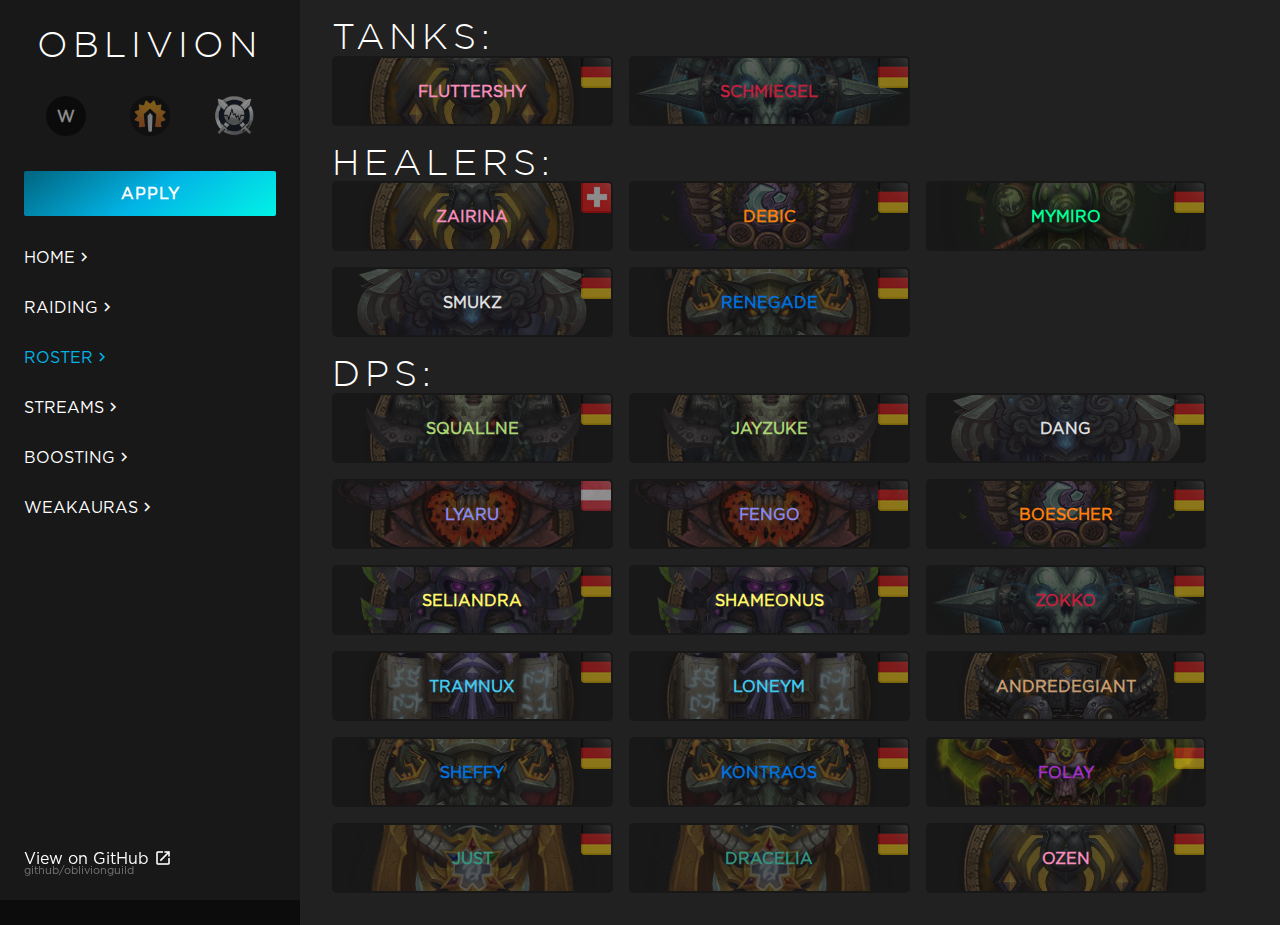
<file: pages/roster.html>
<!doctype html>
<html>

<head>
    <meta charset="utf-8">
    <meta http-equiv="X-UA-Compatible" content="chrome=1">
    <title>Oblivion</title>

    <link rel="shortcut icon" type="image/x-icon" href="../favicon.ico">
    <link rel="stylesheet" href="../stylesheets/styles.css">
    <link rel="stylesheet" href="../stylesheets/roster.css">

    <link href="https://fonts.googleapis.com/icon?family=Material+Icons" rel="stylesheet">
    <meta name="viewport" content="width=device-width">

    <script type="text/javascript" src="../javascripts/roster.js"></script>
    <script type="text/javascript" src="../javascripts/navigation.js"></script>
</head>

<body class="flex-row reset-gutter">

    <nav class="mobile-menu flex-row display-mobile">
        <i class="material-icons md-36 mobile-menu-icon" onclick="openNav()">menu</i>
        <h1 class="main-header nav-header"><a href="https://sheffywow.github.io/oblivionguild/">OBLIVION</a></h1>
    </nav>

    <nav class="flex-col navigation" id="navigation">
        <header>
            <h1 class="main-header nav-header display-desktop"><a href="https://sheffywow.github.io/oblivionguild/">OBLIVION</a></h1>
            <i class="material-icons md-36 mobile-menu-icon close-icon display-mobile" onclick="closeNav()">close</i>
        </header>

        <ul class="flex-row icons">

            <li class="wowprogress-bg">
                <!-- wowprogress favicon is so fucking scuffed that I just re-created it manually -->
                <a href=https://www.wowprogress.com/guild/eu/blackrock/Oblivion target="_blank"
                    rel="noopener noreferrer"><span class="wowprogress">W</span></a>
            </li>
            <li>
                <a href=https://raider.io/guilds/eu/blackrock/Oblivion target="_blank" rel="noopener noreferrer"><img
                        class="icon" src="../assets/media/icons/raiderio.png" alt="raiderio"></a>
            </li>

            <li>
                <a href=https://www.warcraftlogs.com/guild/id/563170 target="_blank" rel="noopener noreferrer"><img
                        class="icon" src="../assets/media/icons/warcraftlogs.png" alt="warcraftlogs"></a>
            </li>
        </ul>

        <button class="button">
            <a href="https://docs.google.com/forms/d/1l9cmVak1sj0khKXrwM1TPaDcbWHRt3GA8wIcr7lhYjU"
                class="apply" target="_blank" rel="noopener noreferrer">APPLY</a>
        </button>

        <ul class="legend">
            <li><a href="/oblivionguild/" class="flex-row"><span>HOME </span><i
                        class="material-icons md-18">navigate_next</i></a></li>
            <li><a href="/oblivionguild/pages/raiding" class="flex-row"><span>RAIDING </span><i
                        class="material-icons md-18">navigate_next</i></a></li>
            <li><a href="/oblivionguild/pages/roster" class="flex-row"><span class="emphasize">ROSTER</span><i
                        class="emphasize material-icons md-18">navigate_next</i></a></li>
            <li><a href="/oblivionguild/pages/streams" class="flex-row"><span>STREAMS </span><i
                        class="material-icons md-18">navigate_next</i></a></li>
            <li><a href="/oblivionguild/pages/boosting" class="flex-row"><span>BOOSTING </span><i
                        class="material-icons md-18">navigate_next</i></a></li>
            <!--<li><a href="oblivionguild/pages/videos">Videos/</a></li>-->
            <li><a href="https://wago.io/p/squallne" target="_blank" rel="noopener noreferrer" class="flex-row"><span>WEAKAURAS</span><i
                        class="material-icons md-18">navigate_next</i></a></li>
        </ul>

        <a class="github-link display-desktop" href="https://github.com/SheffyWoW/oblivionguild" target="_blank"
            rel="noopener noreferrer"><span class="flex-row">View on GitHub<i
                    class="material-icons md-18 open-new-icon">open_in_new</i></span>
            <small>github/oblivionguild</small></a>
    </nav>

    <section class="main-content">
        <h2 class="roster-header">TANKS:</h2>

        <div class="flex-row roster-row tank-row">

            <div class="player-card">
                <img class="germany">
                <strong class="paladin">FLUTTERSHY</strong>
                <img class="class paladin">
            </div>

            <div class="player-card">
                <img class="germany">
                <strong class="dk">SCHMIEGEL</strong>
                <img class="class dk">
            </div>

        </div>

        <h2 class="roster-header">HEALERS:</h2>

        <div class="flex-row roster-row healer-row">

            <div class="player-card">
                <img class="switzerland">
                <strong class="paladin">ZAIRINA</strong>
                <img class="class paladin">
            </div>

            <div class="player-card">
                <img class="germany">
                <strong class="druid">DEBIC</strong>
                <img class="class druid">
            </div>

            <div class="player-card">
                <img class="germany">
                <strong class="monk">MYMIRO</strong>
                <img class="class monk">
            </div>
            
            <div class="player-card">
                <img class="germany">
                <strong class="priest">SMUKZ</strong>
                <img class="class priest">
            </div>

            <div class="player-card">
                <img class="germany">
                <strong class="shaman">RENEGADE</strong>
                <img class="class shaman">
            </div>

        </div>

        <h2 class="roster-header display-desktop">DPS:</h2>
        <h2 class="roster-header display-mobile">DPS:</h2>
        <div class="flex-row roster-row dps-row">

            <div class="player-card">
                <img class="germany">
                <strong class="hunter">SQUALLNE</strong>
                <img class="class hunter">
            </div>
            
            <div class="player-card">
                <img class="germany">
                <strong class="hunter">JAYZUKE</strong>
                <img class="class hunter">
            </div>

            <div class="player-card">
                <img class="germany">
                <strong class="priest">DANG</strong>
                <img class="class priest">
            </div>

            <div class="player-card">
                <img class="austria">
                <strong class="warlock">LYARU</strong>
                <img class="class warlock">
            </div>

            <div class="player-card">
                <img class="germany">
                <strong class="warlock">FENGO</strong>
                <img class="class warlock">
            </div>
            
            <div class="player-card">
                <img class="germany">
                <strong class="druid">BOESCHER</strong>
                <img class="class druid">
            </div>

            <div class="player-card">
                <img class="germany">
                <strong class="rogue">SELIANDRA</strong>
                <img class="class rogue">
            </div>

            <div class="player-card">
                <img class="germany">
                <strong class="rogue">SHAMEONUS</strong>
                <img class="class rogue">
            </div>

            <div class="player-card">
                <img class="germany">
                <strong class="dk">ZOKKO</strong>
                <img class="class dk">
            </div>
            
            <div class="player-card">
                <img class="germany">
                <strong class="mage">TRAMNUX</strong>
                <img class="class mage">
            </div>

            <div class="player-card">
                <img class="germany">
                <strong class="mage">LONEYM</strong>
                <img class="class mage">
            </div>

            <div class="player-card">
                <img class="germany">
                <strong class="warrior">ANDREDEGIANT</strong>
                <img class="class warrior">
            </div>
            
            <div class="player-card">
                <img class="germany">
                <strong class="shaman">SHEFFY</strong>
                <img class="class shaman">
            </div>
            
            <div class="player-card">
                <img class="germany">
                <strong class="shaman">KONTRAOS</strong>
                <img class="class shaman">
            </div>
            
            <div class="player-card">
                <img class="germany">
                <strong class="dh">FOLAY</strong>
                <img class="class dh">
            </div>

            <div class="player-card">
                <img class="germany">
                <strong class="evoker">JUST</strong>
                <img class="class evoker">
            </div>
            
            <div class="player-card">
                <img class="germany">
                <strong class="evoker">DRACELIA</strong>
                <img class="class evoker">
            </div>
                
            <div class="player-card">
                <img class="germany">
                <strong class="paladin">OZEN</strong>
                <img class="class paladin">
            </div>

    </section>
</body>


</html>
</file>
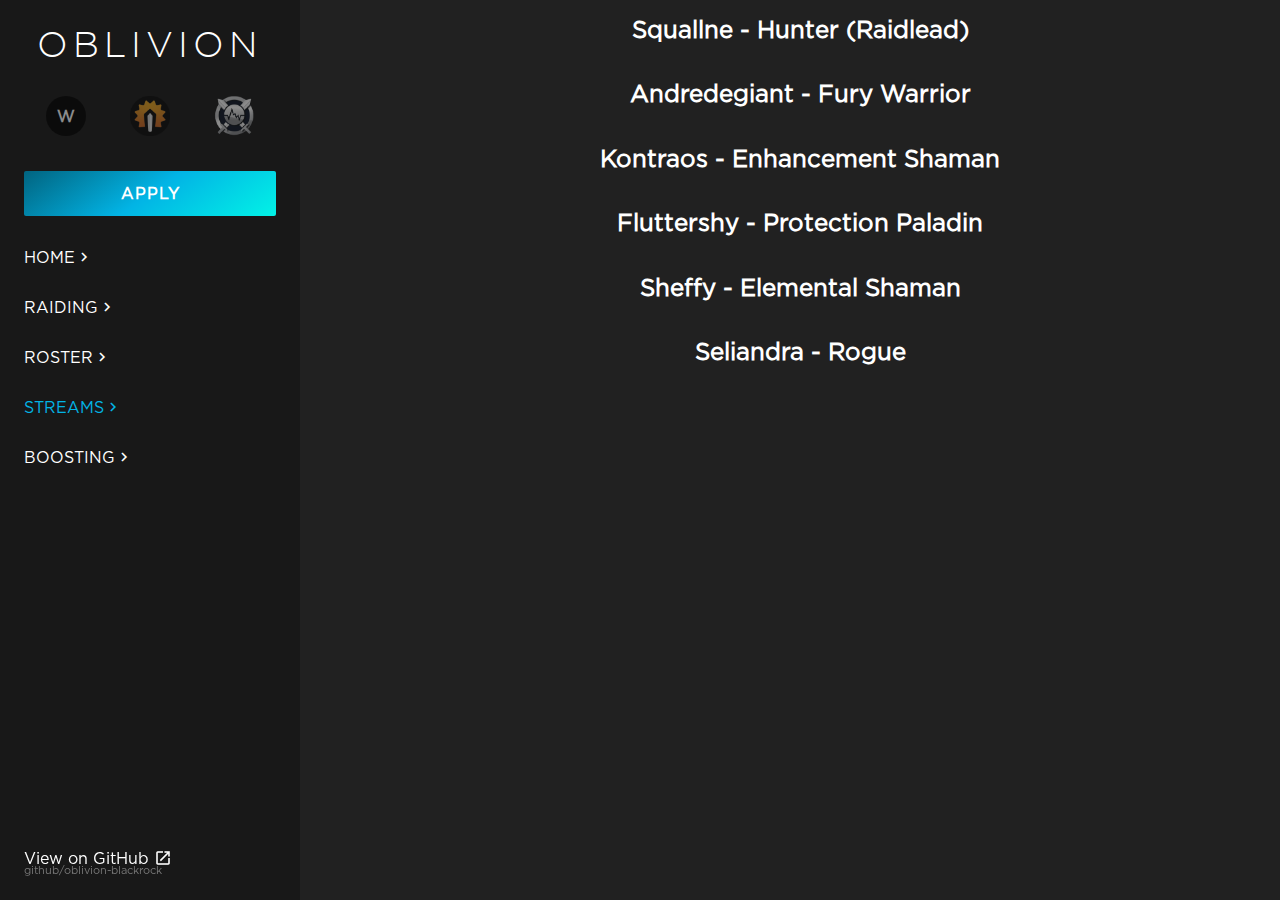
<file: pages/streams.html>
<!doctype html>
<html>

<head>
    <meta charset="utf-8">
    <meta http-equiv="X-UA-Compatible" content="chrome=1">
    <title>Oblivion</title>

    <link rel="shortcut icon" type="image/x-icon" href="../favicon.ico">
    <link rel="stylesheet" href="../stylesheets/styles.css">
    <link href="https://fonts.googleapis.com/icon?family=Material+Icons" rel="stylesheet">
    <script src="../javascripts/scale.fix.js"></script>
    <script src="../javascripts/navigation.js"></script>
    <meta name="viewport" content="width=device-width">
    
</head>

<body class="flex-row reset-gutter">
    <nav class="mobile-menu flex-row display-mobile">
        <i class="material-icons md-36 mobile-menu-icon" onclick="openNav()">menu</i>
        <h1 class="main-header nav-header"><a href="https://oblivion-blackrock.github.io/">OBLIVION</a></h1>
    </nav>

    <nav class="flex-col navigation" id="navigation">
        <header>
            <h1 class="main-header nav-header display-desktop"><a href="https://oblivion-blackrock.github.io/">OBLIVION</a></h1>
            <i class="material-icons md-36 mobile-menu-icon close-icon display-mobile" onclick="closeNav()">close</i>
        </header>

        <ul class="flex-row icons">
            <li class="wowprogress-bg">
                <!-- wowprogress favicon is so fucking scuffed that I just re-created it manually -->
                <a href=https://www.wowprogress.com/guild/eu/blackrock/Oblivion target="_blank" rel="noopener noreferrer"><span class="wowprogress">W</span></a>
            </li>
            <li>
                <a href=https://raider.io/guilds/eu/blackrock/Oblivion target="_blank" rel="noopener noreferrer"><img class="icon" src="../assets/media/icons/raiderio.png" alt="raiderio"></a>
            </li>

            <li>
                <a href=https://www.warcraftlogs.com/guild/id/563170 target="_blank" rel="noopener noreferrer"><img class="icon" src="../assets/media/icons/warcraftlogs.png" alt="warcraftlogs"></a>
            </li>
        </ul>

        <button class="button">
            <a href="https://docs.google.com/forms/d/1l9cmVak1sj0khKXrwM1TPaDcbWHRt3GA8wIcr7lhYjU" class="apply" target="_blank" rel="noopener noreferrer">APPLY</a>
        </button>

        <ul class="legend">
            <li><a href="/" class="flex-row"><span>HOME </span><i
                        class="material-icons md-18">navigate_next</i></a></li>
            <li><a href="/pages/raiding" class="flex-row"><span>RAIDING </span><i
                        class="material-icons md-18">navigate_next</i></a></li>
            <li><a href="/pages/roster" class="flex-row"><span>ROSTER</span><i
                        class="material-icons md-18">navigate_next</i></a></li>
            <li><a href="/pages/streams" class="flex-row"><span class="emphasize">STREAMS </span><i
                        class="emphasize material-icons md-18">navigate_next</i></a></li>
            <li><a href="/pages/boosting" class="flex-row"><span>BOOSTING </span><i
                        class="material-icons md-18">navigate_next</i></a></li>
            <!--<li><a href="oblivion-blackrock/pages/videos">Videos/</a></li>-->
        </ul>

        <a class="github-link display-desktop" href="https://github.com/oblivion-blackrock/oblivion-blackrock" target="_blank" rel="noopener noreferrer"><span class="flex-row">View on GitHub<i
                    class="material-icons md-18 open-new-icon">open_in_new</i></span>
            <small>github/oblivion-blackrock</small></a>
    </nav>

    <section class="main-content flex-col">
         
       <!-- Twitch Channel Embedded-->
       <div class="row" align="center">
            <h2>Squallne - Hunter (Raidlead)</h2>
       <!-- Add a placeholder for the Twitch embed -->
        <div id="twitch-embed-squallne"></div>
        <br/>
 
       <!-- Twitch Channel Embedded-->
       <div class="row" align="center">
            <h2>Andredegiant - Fury Warrior</h2>
       <!-- Add a placeholder for the Twitch embed -->
        <div id="twitch-embed-andredergiant"></div>
        <br/>
           
       <!-- Twitch Channel Embedded-->
       <div class="row" align="center">
            <h2>Kontraos - Enhancement Shaman</h2>
       <!-- Add a placeholder for the Twitch embed -->
        <div id="twitch-embed-kontraos"></div>
        <br/>
           
       <!-- Twitch Channel Embedded-->
       <div class="row" align="center">
            <h2>Fluttershy - Protection Paladin</h2>
       <!-- Add a placeholder for the Twitch embed -->
        <div id="twitch-embed-miayu"></div>
        <br/>
           
       <!-- Twitch Channel Embedded-->
       <div class="row" align="center">
            <h2>Sheffy - Elemental Shaman</h2>
       <!-- Add a placeholder for the Twitch embed -->
        <div id="twitch-embed-oblivion-blackrock"></div>
        <br/>
           
       <!-- Twitch Channel Embedded-->
       <div class="row" align="center">
            <h2>Seliandra - Rogue</h2>
       <!-- Add a placeholder for the Twitch embed -->
        <div id="twitch-embed-seliandra"></div>
        <br/>       
           
       <!-- Load the Twitch embed script -->
       <script src="https://embed.twitch.tv/embed/v1.js"></script>

       <!-- Create a Twitch.Embed object that will render within the "twitch-embed" root element. -->
       <script type="text/javascript">
         new Twitch.Embed("twitch-embed-squallne", {
           width: "100%",
           height: 480,
           channel: "squallne",
           muted: true
         });
         new Twitch.Embed("twitch-embed-andredergiant", {
           width: "100%",
           height: 480,
           channel: "andredergiant",
           muted: true
         });
         new Twitch.Embed("twitch-embed-kontraos", {
           width: "100%",
           height: 480,
           channel: "kontraos",
           muted: true
         });
         new Twitch.Embed("twitch-embed-miayu", {
           width: "100%",
           height: 480,
           channel: "miayu",
           muted: true
         });
         new Twitch.Embed("twitch-embed-oblivion-blackrock", {
           width: "100%",
           height: 480,
           channel: "sheffywow",
           muted: true
         });
         new Twitch.Embed("twitch-embed-seliandra", {
           width: "100%",
           height: 480,
           channel: "seliandra",
           muted: true
         });
         new Twitch.Embed("twitch-embed-seliandra", {
           width: "100%",
           height: 480,
           channel: "mymirox",
           muted: true
         });
       </script>
       <!-- More Embed Options: https://dev.twitch.tv/docs/embed/ -->
       </div>
    </section>
</html>
</file>
<file: stylesheets/styles.css>
@import url('/stylesheets/material-icons.css');
    /* TODO: REMOVE REDUNDANT CODE */
    /* CSS Variables */
    
     :root {
        --primary-color: #02B4E5;
        --secondary-color: #02F2E6;
        --default-margin: 16px 32px;
        --text-color: white;
        --secondary-text-color: #777;
        --background-primary: rgb(12, 12, 12);
        --background-secondary: rgb(24, 24, 24);
        --background-dark: rgb(33, 33, 33);
    }
    
    @font-face {
        font-family: 'Oblivion';
        src: url('../assets/fonts/Gotham-Font/HomepageBaukasten-Book.woff');
    }
    
    @font-face {
        font-family: 'Oblivion-header';
        src: url('../assets/fonts/Gotham-Font/GothamLight.ttf');
    }
    
    @font-face {
        font-family: 'Oblivion-apply';
        src: url('../assets/fonts/Gotham-Font/GothamMedium.ttf');
    }
    /* Common asset classes */
    
    .flex-row {
        display: flex;
        flex-direction: row;
    }
    
    .flex-col {
        display: flex;
        flex-direction: column;
    }
    
    .reset-gutter {
        padding: 0;
        margin: 0;
    }
    
    a {
        color: white;
        text-decoration: none;
    }
    
    .emphasize,
    .emphasize a {
        color: var(--primary-color) !important;
    }
    
    body {
        margin: 0 auto !important;
        width: 1300px;
        background-color: var(--background-primary);
        color: var(--text-color);
        font-family: 'Oblivion';
    }
    
    * {
        box-sizing: border-box;
    }
    
    h1,
    h2,
    h3,
    h4,
    h5,
    h6 {
        color: var(--text-color);
        margin: 0 0 20px;
    }
    
    h1,
    h2,
    h3 {
        line-height: 1.1;
    }
    
    a:hover {
        color: var(--primary-color);
    }
    /* make scrollbar transparent */
    
     ::-webkit-scrollbar {
        width: 0px;
        background: transparent;
    }
    /* NAVIGATION */
    
    .navigation {
        background-color: var(--background-secondary);
        padding: 24px;
        height: 100vh;
        width: 300px;
        position: fixed;
        transition: 0.4s;
    }
    
    .navigation * {
        transition: none;
    }
    
    .main-header {
        font-family: 'Oblivion-header';
        width: 250px;
        font-size: 36px;
        font-weight: 500;
        letter-spacing: 5px;
        text-align: center;
        margin: 0;
    }
    
    .nav-header:hover {
        cursor: pointer;
    }
    
    .wowprogress-bg {
        width: 40px;
        height: 40px;
        background-color: black;
        opacity: 0.5;
        border-radius: 50%;
        text-align: center;
        transition: 0.2s;
    }
    
    .wowprogress-bg:hover {
        opacity: 1;
        cursor: pointer;
        transform: scale(1.2);
    }
    
    .wowprogress {
        font-weight: bolder;
        font-size: 16px;
        line-height: 40px;
        color: white;
    }
    
    a small {
        font-size: 11px;
        color: #777;
        margin-top: -0.3em;
        display: block;
    }
    
    .github-link {
        position: fixed;
        bottom: 24px;
    }
    
    .open-new-icon {
        margin-left: 5px;
    }
    /* MAIN-CONTENT */
    
    .main-content {
        padding: var(--default-margin);
        background-color: var(--background-dark);
        width: 100%;
        margin-left: 300px;
        min-height: 100vh;
    }
    
    blockquote {
        border-left: 1px solid #e5e5e5;
        margin: 0;
        padding: 0 0 0 20px;
        font-style: italic;
    }
    
    .table-header {
        width: 100%;
        height: 55px;
        background-color: var(--background-secondary);
        text-align: center;
    }
    
    .table-header h2 {
        width: 100%;
        text-align: start;
        padding: 10px;
        letter-spacing: 1px;
        font-size: 32px;
    }
    
    .excerpt-container {
        border: 10px solid var(--background-secondary);
        border-top: 0;
    }
    /* TABLE STYLING */
    
    table {
        width: 100%;
        border-collapse: collapse;
        background-color: var(--background-secondary);
    }
    
    th,
    td {
        text-align: left;
        padding: 12px 10px;
        border-bottom: 1px solid #606060;
    }
    
    td:nth-child(1) {
        text-align: center;
    }
    
    dt {
        color: #444;
        font-weight: 500;
    }
    
    th {
        color: var(--text-color);
    }
    
    img {
        max-width: 100%;
    }
    
    img.icon {
        width: 40px;
        height: 40px;
        opacity: 0.5;
        transition: 0.2s
    }

    img.icon:hover {
        opacity: 1.0;
        transform: scale(1.2);
    }
    
    .button {
        list-style: none;
        min-height: 45px;
        padding: 0;
        background: linear-gradient(145deg, #016480 0, var(--primary-color), #02F2E6 100%);
        border-radius: 2px;
        border: none;
        width: 100%;
        transition: 0.5s;
    }
    
    .button:hover {
        cursor: pointer;
        background: linear-gradient(325deg, #016480 0, var(--primary-color), #02F2E6 100%);
    }
    
    .button .apply {
        font-family: 'Oblivion';
        font-size: 16px;
        font-weight: 700;
        letter-spacing: 1px;
    }
    
    .apply:hover {
        color: white;
    }
    
    ul {
        list-style: none;
        padding: 0;
        justify-content: space-around;
        margin: 32px 0;
    }
    
    ul.legend {
        list-style: none;
        padding: 0;
        margin: 32px 0;
    }
    
    ul.legend li {
        padding-bottom: 32px;
    }
    
    .raid-schedule li {
        display: flex;
        flex-direction: row;
        max-width: 50%;
        justify-content: space-between;
        margin-bottom: 5px;
    }
    
    .boosting-prices li {
        display: flex;
        flex-direction: row;
        max-width: 45%;
        justify-content: space-between;
        margin-bottom: 12px;
    }

    p.space {
        padding-top: 10px;
    }
    
    strong {
        color: var(--text-color);
        font-weight: 600;
    }
    
    small {
        font-size: 11px;
    }
    
    .display-mobile {
        display: none !important;
    }
    
    @media screen and (max-width: 960px) {
        body {
            width: 100%;
        }
        .navigation {
            width: 75vw;
            left: -75vw;
            position: fixed;
            top: 0;
            bottom: 0;
            height: 100vh;
            padding: 15px 24px 24px 24px;
            box-sizing: border-box;
            overflow-x: hidden;
            border-right: rgba(255, 255, 255, 0.6) 1px solid;
            z-index: 99;
        }
        .main-content {
            margin-left: 0;
            padding: 15px;
        }
        .table-header {
            height: auto;
        }
        .display-desktop {
            display: none;
        }
        .display-mobile {
            display: flex !important;
        }
        .reset-gutter {
            flex-wrap: wrap;
        }
        .mobile-menu {
            width: 100%;
            flex: 0 0 100%;
            padding: 15px;
            background-color: var(--background-secondary);
            position: sticky;
            z-index: 99;
            top: 0;
            align-self: flex-start;
        }
        .mobile-menu-icon {
            line-height: 39px;
            vertical-align: middle;
        }
        .text-content p:first-child {
            margin-top: 0;
        }
        .close-icon {
            float: right;
        }
        ul.icons {
            margin: 48px 0 32px 0;
        }
        .schedule-info {
            display: none;
        }
    }
    
    @media screen and (max-height: 450px) {
        .legend {
            display: flex;
            flex-direction: row;
            flex-wrap: wrap;
            justify-content: space-between;
        }
    }
    
    @media screen and (min-width: 3000px) {
        body {
            width: 1800px;
        }
        .navigation {
            width: 500px;
        }
        .main-content {
            margin-left: 500px;
        }
        .button {
            height: 60px;
        }
        p,
        span,
        a,
        .button .apply,
        strong {
            font-size: 24px;
        }
        h2.roster-header {
            font-size: 46px;
        }
        h1.main-header a {
            font-size: 3.5vh;
        }
    }
	
	@media screen and (max-width: 768px) {
		.boosting-prices li {
			max-width: 100%;
		}
	}
    
    .rank-legendary {
        color: #FF8000;
    }
    
    .rank-epic {
        color: #A335EE;
    }
    
    .rank-rare {
        color: #0070DD;
    }
    
    .rank-uncommon {
        color: #1EFF00;
    }
    
    .rank-default {
        color: var(--secondary-text-color);
    }
</file>
<file: stylesheets/raiding.css>
/* CSS Variables */

:root {
    --primary-color: #02B4E5;
    --secondary-color: #02F2E6;
    --default-margin: 16px 32px;
    --text-color: white;
    --secondary-text-color: #777;
    --background-primary: rgb(12, 12, 12);
    --background-secondary: rgb(24, 24, 24);
    --background-dark: rgb(33, 33, 33);
}

p {
    margin: 0;
}

.tier-row {
    flex-wrap: wrap;
    align-content: baseline;
    align-items: flex-start;
}

.raid-tier {
    display: flex;
    flex-direction: column;
    background-color: var(--background-secondary);
    width: 30%;
    border-radius: 5px;
    box-shadow: 5px 5px 20px rgba(0, 0, 0, 0.8);
    transition: 0.2s;
    margin: 0 16px 16px 0;
    cursor: pointer;
}

.raid-tier img {
    border-top-right-radius: 5px;
    border-top-left-radius: 5px;
}

.tier-name {
    text-align: center;
    color: var(--secondary-text-color);
}

.world-rank {
    text-align: center;
    font-size: 3.5vh;
}

.tier-content {
    align-content: center;
    position: relative;
    padding: 5px;
}

.tier-table {
    display: none;
}

.open-tier {
    position: absolute;
    right: 15px;
    bottom: 2px;
    opacity: 0.5;
    cursor: pointer;
}

.material-icons.close-tier {
    opacity: 0;
    display: none;
}

.open .tier-content {
    border-bottom: 2px solid rgba(255, 255, 255, 0.3);
}

.open.raid-tier {
    height: auto;
    transition: 0.2s;
    box-shadow: -5px -5px 12px 5px var(--primary-color), 5px 5px 12px 5px var(--secondary-color);
}

.open .open-tier {
    display: none;
}

.open .close-tier {
    position: absolute;
    right: 15px;
    bottom: 2px;
    opacity: 0.5;
    display: inline-block;
    cursor: pointer;
}

#boss-container {
    display: none;
}

.open #boss-container {
    display: block;
    position: relative;
    text-align: center;
    padding: 10px 15px;
}

#boss-container p:not(.subtitle):first-child {
    max-width: 85%;
    margin: 0 auto;
}

.video-link {
    position: absolute;
    top: 5px;
    right: 5px;
    z-index: 1;
}

.video-link .tooltiptext {
    visibility: hidden;
    width: 120px;
    background-color: var(--background-dark);
    color: #fff;
    text-align: center;
    border-radius: 6px;
    padding: 5px 0;
    position: absolute;
    z-index: 1;
    top: 150%;
    left: 50%;
    margin-left: -60px;
    border: 1px solid rgba(255, 255, 255, 0.5);
    opacity: 0;
    transition: opacity 0.5s;
}

.video-link:hover .tooltiptext {
    visibility: visible;
    opacity: 0.8;
}

.bottom-row {
    justify-content: space-between;
}

.subtitle {
    color: var(--secondary-text-color);
}

.tier-bosses>#boss-container:nth-child(odd) {
    background-color: rgba(0, 0, 0, 0.8);
}

@media screen and (max-width: 960px) {
    .raid-tier {
        width: 100%;
        margin: 16px 15px;
    }
    .raid-tier .world-rank {
        font-size: 32px;
    }
    .raid-tier .tier-content {
        padding-bottom: 10px;
    }
    .raid-tier .tier-name {
        font-size: 20px;
    }
    .raid-tier .open-tier {
        bottom: 5px;
    }
    .raid-tier .close-tier {
        bottom: 5px;
    }
}
</file>
<file: stylesheets/roster.css>
/* CSS Variables */

:root {
    --primary-color: #02B4E5;
    --secondary-color: #02F2E6;
    --default-margin: 16px 32px;
    --text-color: white;
    --secondary-text-color: #777;
    --background-primary: rgb(12, 12, 12);
    --background-secondary: rgb(24, 24, 24);
    --background-dark: rgb(33, 33, 33);
}

p {
    margin: 0;
}

.roster-row {
    align-content: baseline;
    flex-wrap: wrap;
}

.player-card {
    background-color: var(--background-secondary);
    width: 30%;
    border-radius: 5px;
    border: 2px solid var(--background-secondary);
    margin: 0 16px 16px 0;
    padding: 24px 48px;
    text-align: center;
    position: relative;
    overflow: hidden;
}

.player-card img.class {
    position: absolute;
    top: 50%;
    left: 50%;
    transform: translate(-50%, -50%);
    opacity: 0.3;
    z-index: 1;
}

.druid,
.shaman,
.priest,
.monk,
.dk,
.warrior,
.paladin,
.mage,
.warlock,
.hunter,
.dh,
.evoker,
.rogue {
    z-index: 2;
    text-shadow: 0 0 20px #1e232a;
    position: relative;
}

.druid {
    color: #ff7d0a;
}

.shaman {
    color: #0070de;
}

.priest {
    color: #ddd;
}

.monk {
    color: #00ff96;
}

.dk {
    color: #c41f3b;
}

.warrior {
    color: #c79c6e;
}

.paladin {
    color: #f58cba;
}

.mage {
    color: #40c7eb;
}

.warlock {
    color: #8787ed;
}

.hunter {
    color: #abd473;
}

.dh {
    color: #a330c9;
}

.evoker {
    color: #33937F;
}

.rogue {
    color: #fff569;
}

.roster-header {
    font-family: 'Oblivion-header';
    font-size: 36px;
    font-weight: 500;
    letter-spacing: 5px;
    margin: 0;
}

.denmark,
.sweden,
.norway,
.finland,
.uk,
.poland,
.ukraine,
.germany,
.netherlands,
.iran,
.luxembourg,
.iceland,
.bulgaria,
.hungary,
.nkorea,
.switzerland,
.austria {
    position: absolute;
    z-index: 22;
    top: -2px;
    right: -2px;
    opacity: 0.5;
}

@media screen and (max-width: 960px) {
    .main-content .flex-row {
        flex-direction: column;
    }
    .player-card {
        width: 100%;
    }
}

@media screen and (min-width: 3000px) {
    .player-card {
        padding: 1.8vh 3.5vh;
    }
}
</file>
